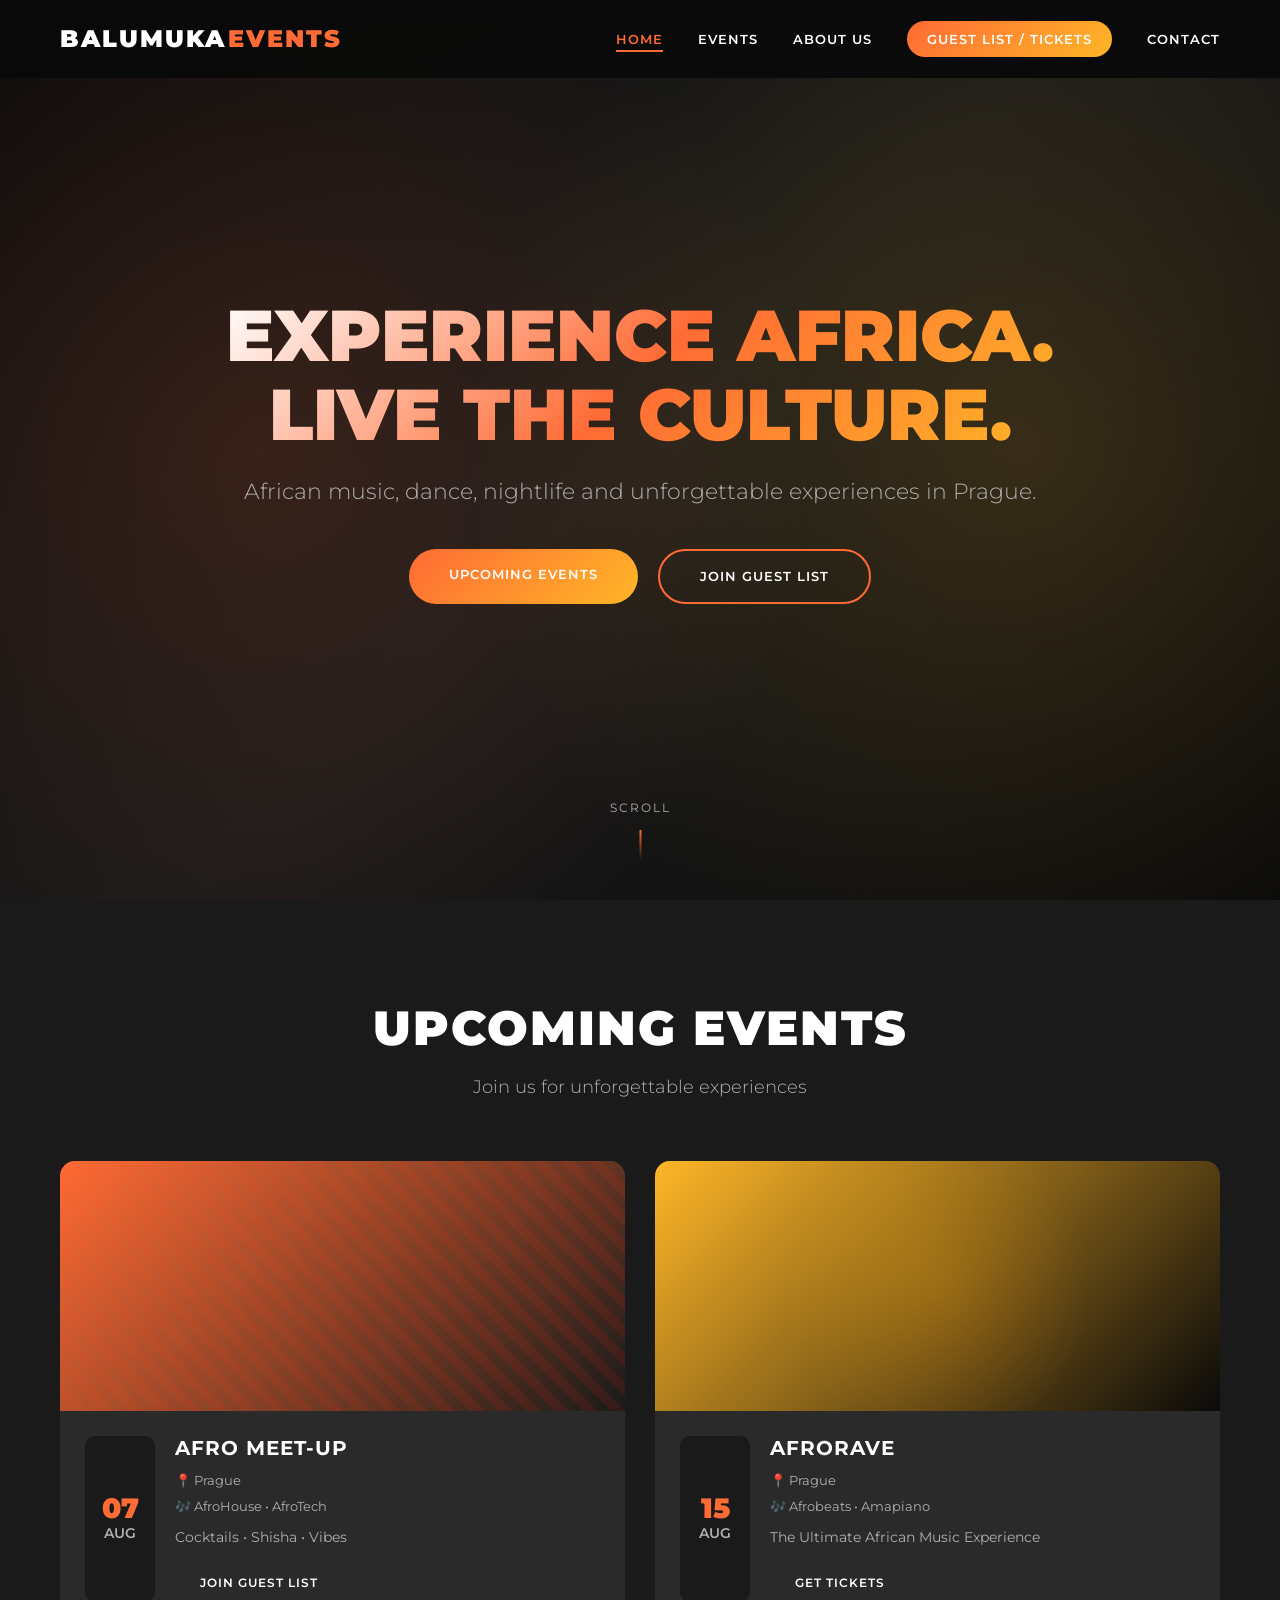
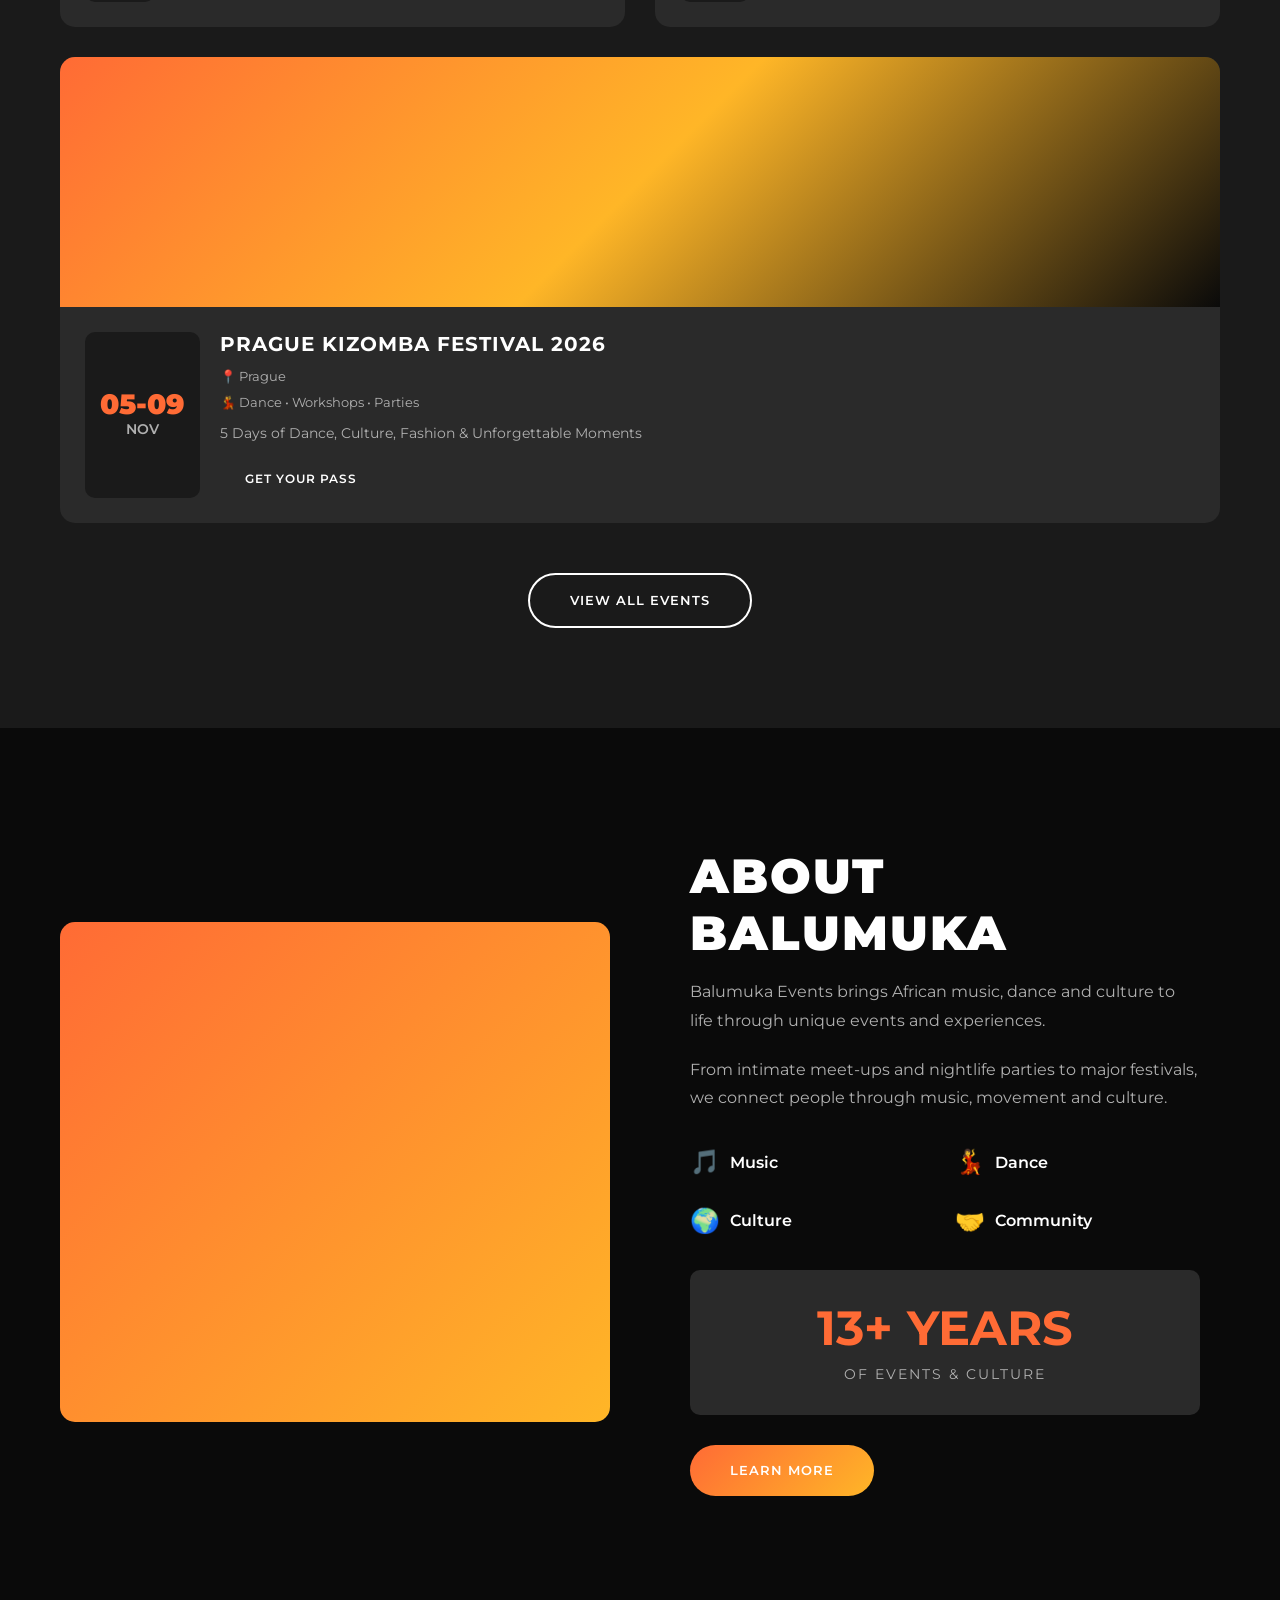
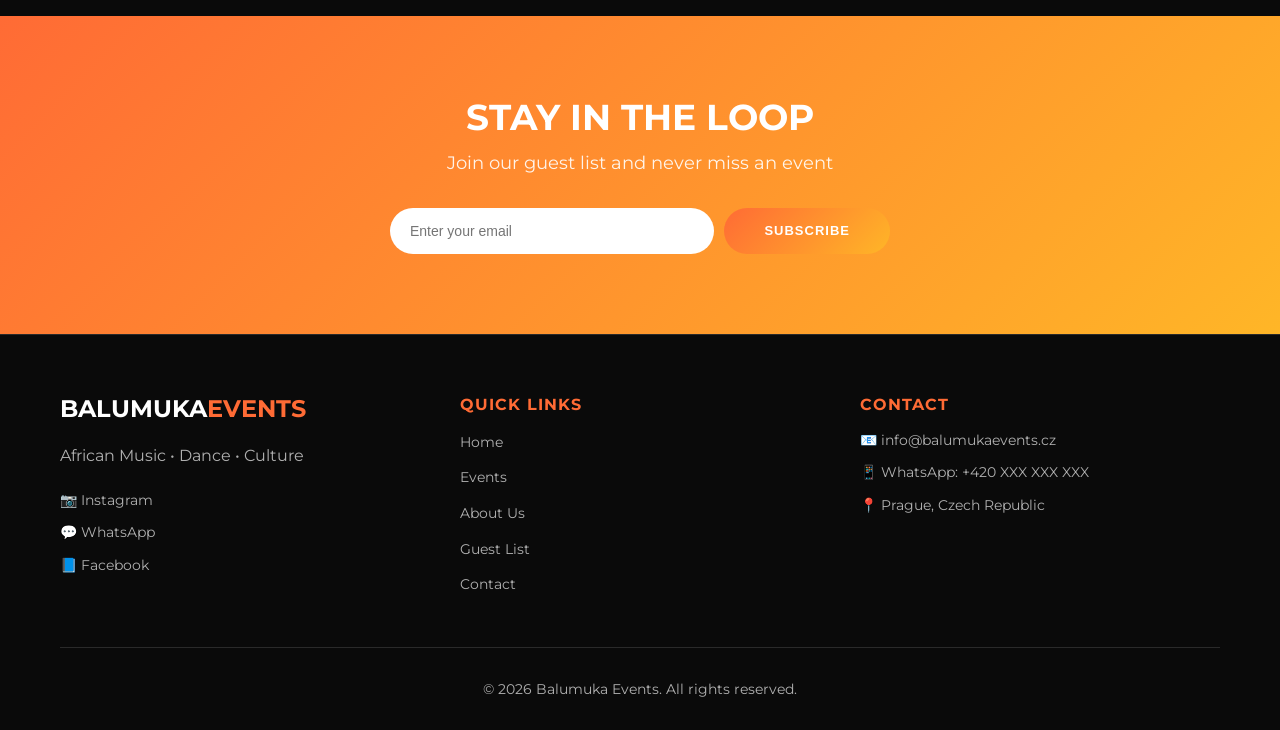
<file: mockup/index.html>
<!DOCTYPE html>
<html lang="en">
<head>
    <meta charset="UTF-8">
    <meta name="viewport" content="width=device-width, initial-scale=1.0">
    <title>BALUMUKA EVENTS - African Music • Dance • Culture</title>
    <link rel="stylesheet" href="styles.css">
    <link rel="preconnect" href="https://fonts.googleapis.com">
    <link rel="preconnect" href="https://fonts.gstatic.com" crossorigin>
    <link href="https://fonts.googleapis.com/css2?family=Montserrat:wght@300;400;600;700;900&family=Playfair+Display:wght@700;900&display=swap" rel="stylesheet">
</head>
<body>
    <!-- Navigation -->
    <nav class="navbar" id="navbar">
        <div class="container nav-container">
            <div class="logo">
                <a href="index.html">BALUMUKA<span class="logo-accent">EVENTS</span></a>
            </div>
            <div class="nav-toggle" id="navToggle">
                <span></span>
                <span></span>
                <span></span>
            </div>
            <ul class="nav-menu" id="navMenu">
                <li><a href="index.html" class="active">HOME</a></li>
                <li><a href="events.html">EVENTS</a></li>
                <li><a href="about.html">ABOUT US</a></li>
                <li><a href="guestlist.html" class="btn-highlight">GUEST LIST / TICKETS</a></li>
                <li><a href="contact.html">CONTACT</a></li>
            </ul>
        </div>
    </nav>

    <!-- Hero Section -->
    <section class="hero">
        <div class="hero-overlay"></div>
        <div class="hero-content">
            <h1 class="hero-title">EXPERIENCE AFRICA.<br>LIVE THE CULTURE.</h1>
            <p class="hero-subtitle">African music, dance, nightlife and unforgettable experiences in Prague.</p>
            <div class="hero-buttons">
                <a href="events.html" class="btn btn-primary">UPCOMING EVENTS</a>
                <a href="guestlist.html" class="btn btn-secondary">JOIN GUEST LIST</a>
            </div>
        </div>
        <div class="scroll-indicator">
            <span>SCROLL</span>
            <div class="scroll-line"></div>
        </div>
    </section>

    <!-- Upcoming Events Section -->
    <section class="upcoming-events">
        <div class="container">
            <div class="section-header">
                <h2 class="section-title">UPCOMING EVENTS</h2>
                <p class="section-subtitle">Join us for unforgettable experiences</p>
            </div>

            <div class="events-grid">
                <!-- Event Card 1 -->
                <div class="event-card" data-aos="fade-up">
                    <div class="event-image">
                        <div class="event-tag">FEATURED</div>
                        <div class="event-image-placeholder afro-meetup"></div>
                    </div>
                    <div class="event-content">
                        <div class="event-date">
                            <span class="date-day">07</span>
                            <span class="date-month">AUG</span>
                        </div>
                        <div class="event-details">
                            <h3 class="event-title">AFRO MEET-UP</h3>
                            <div class="event-info">
                                <span class="event-location">📍 Prague</span>
                                <span class="event-genre">🎶 AfroHouse • AfroTech</span>
                            </div>
                            <p class="event-description">Cocktails • Shisha • Vibes</p>
                            <a href="guestlist.html" class="btn btn-small">JOIN GUEST LIST</a>
                        </div>
                    </div>
                </div>

                <!-- Event Card 2 -->
                <div class="event-card" data-aos="fade-up" data-aos-delay="100">
                    <div class="event-image">
                        <div class="event-tag hot">HOT</div>
                        <div class="event-image-placeholder afrorave"></div>
                    </div>
                    <div class="event-content">
                        <div class="event-date">
                            <span class="date-day">15</span>
                            <span class="date-month">AUG</span>
                        </div>
                        <div class="event-details">
                            <h3 class="event-title">AFRORAVE</h3>
                            <div class="event-info">
                                <span class="event-location">📍 Prague</span>
                                <span class="event-genre">🎶 Afrobeats • Amapiano</span>
                            </div>
                            <p class="event-description">The Ultimate African Music Experience</p>
                            <a href="guestlist.html" class="btn btn-small">GET TICKETS</a>
                        </div>
                    </div>
                </div>

                <!-- Event Card 3 -->
                <div class="event-card featured-large" data-aos="fade-up" data-aos-delay="200">
                    <div class="event-image">
                        <div class="event-tag festival">FESTIVAL</div>
                        <div class="event-image-placeholder kizomba"></div>
                    </div>
                    <div class="event-content">
                        <div class="event-date">
                            <span class="date-day">05-09</span>
                            <span class="date-month">NOV</span>
                        </div>
                        <div class="event-details">
                            <h3 class="event-title">PRAGUE KIZOMBA FESTIVAL 2026</h3>
                            <div class="event-info">
                                <span class="event-location">📍 Prague</span>
                                <span class="event-genre">💃 Dance • Workshops • Parties</span>
                            </div>
                            <p class="event-description">5 Days of Dance, Culture, Fashion & Unforgettable Moments</p>
                            <a href="guestlist.html" class="btn btn-small">GET YOUR PASS</a>
                        </div>
                    </div>
                </div>
            </div>

            <div class="section-footer">
                <a href="events.html" class="btn btn-outline">VIEW ALL EVENTS</a>
            </div>
        </div>
    </section>

    <!-- About Section -->
    <section class="about-preview">
        <div class="container">
            <div class="about-grid">
                <div class="about-image" data-aos="fade-right">
                    <div class="about-image-placeholder"></div>
                </div>
                <div class="about-content" data-aos="fade-left">
                    <h2 class="section-title">ABOUT BALUMUKA</h2>
                    <p class="about-text">
                        Balumuka Events brings African music, dance and culture to life through unique events and experiences.
                    </p>
                    <p class="about-text">
                        From intimate meet-ups and nightlife parties to major festivals, we connect people through music, movement and culture.
                    </p>
                    <div class="about-features">
                        <div class="feature-item">
                            <span class="feature-icon">🎵</span>
                            <span>Music</span>
                        </div>
                        <div class="feature-item">
                            <span class="feature-icon">💃</span>
                            <span>Dance</span>
                        </div>
                        <div class="feature-item">
                            <span class="feature-icon">🌍</span>
                            <span>Culture</span>
                        </div>
                        <div class="feature-item">
                            <span class="feature-icon">🤝</span>
                            <span>Community</span>
                        </div>
                    </div>
                    <div class="about-highlight">
                        <h3>13+ YEARS</h3>
                        <p>OF EVENTS & CULTURE</p>
                    </div>
                    <a href="about.html" class="btn btn-primary">LEARN MORE</a>
                </div>
            </div>
        </div>
    </section>

    <!-- Newsletter Section -->
    <section class="newsletter">
        <div class="container">
            <div class="newsletter-content" data-aos="zoom-in">
                <h2>STAY IN THE LOOP</h2>
                <p>Join our guest list and never miss an event</p>
                <form class="newsletter-form">
                    <input type="email" placeholder="Enter your email" required>
                    <button type="submit" class="btn btn-primary">SUBSCRIBE</button>
                </form>
            </div>
        </div>
    </section>

    <!-- Footer -->
    <footer class="footer">
        <div class="container">
            <div class="footer-grid">
                <div class="footer-section">
                    <h3 class="footer-logo">BALUMUKA<span>EVENTS</span></h3>
                    <p>African Music • Dance • Culture</p>
                    <div class="social-links">
                        <a href="#" class="social-link">📷 Instagram</a>
                        <a href="#" class="social-link">💬 WhatsApp</a>
                        <a href="#" class="social-link">📘 Facebook</a>
                    </div>
                </div>
                <div class="footer-section">
                    <h4>QUICK LINKS</h4>
                    <ul class="footer-links">
                        <li><a href="index.html">Home</a></li>
                        <li><a href="events.html">Events</a></li>
                        <li><a href="about.html">About Us</a></li>
                        <li><a href="guestlist.html">Guest List</a></li>
                        <li><a href="contact.html">Contact</a></li>
                    </ul>
                </div>
                <div class="footer-section">
                    <h4>CONTACT</h4>
                    <ul class="footer-contact">
                        <li>📧 info@balumukaevents.cz</li>
                        <li>📱 WhatsApp: +420 XXX XXX XXX</li>
                        <li>📍 Prague, Czech Republic</li>
                    </ul>
                </div>
            </div>
            <div class="footer-bottom">
                <p>&copy; 2026 Balumuka Events. All rights reserved.</p>
            </div>
        </div>
    </footer>

    <script src="script.js"></script>
</body>
</html>
</file>
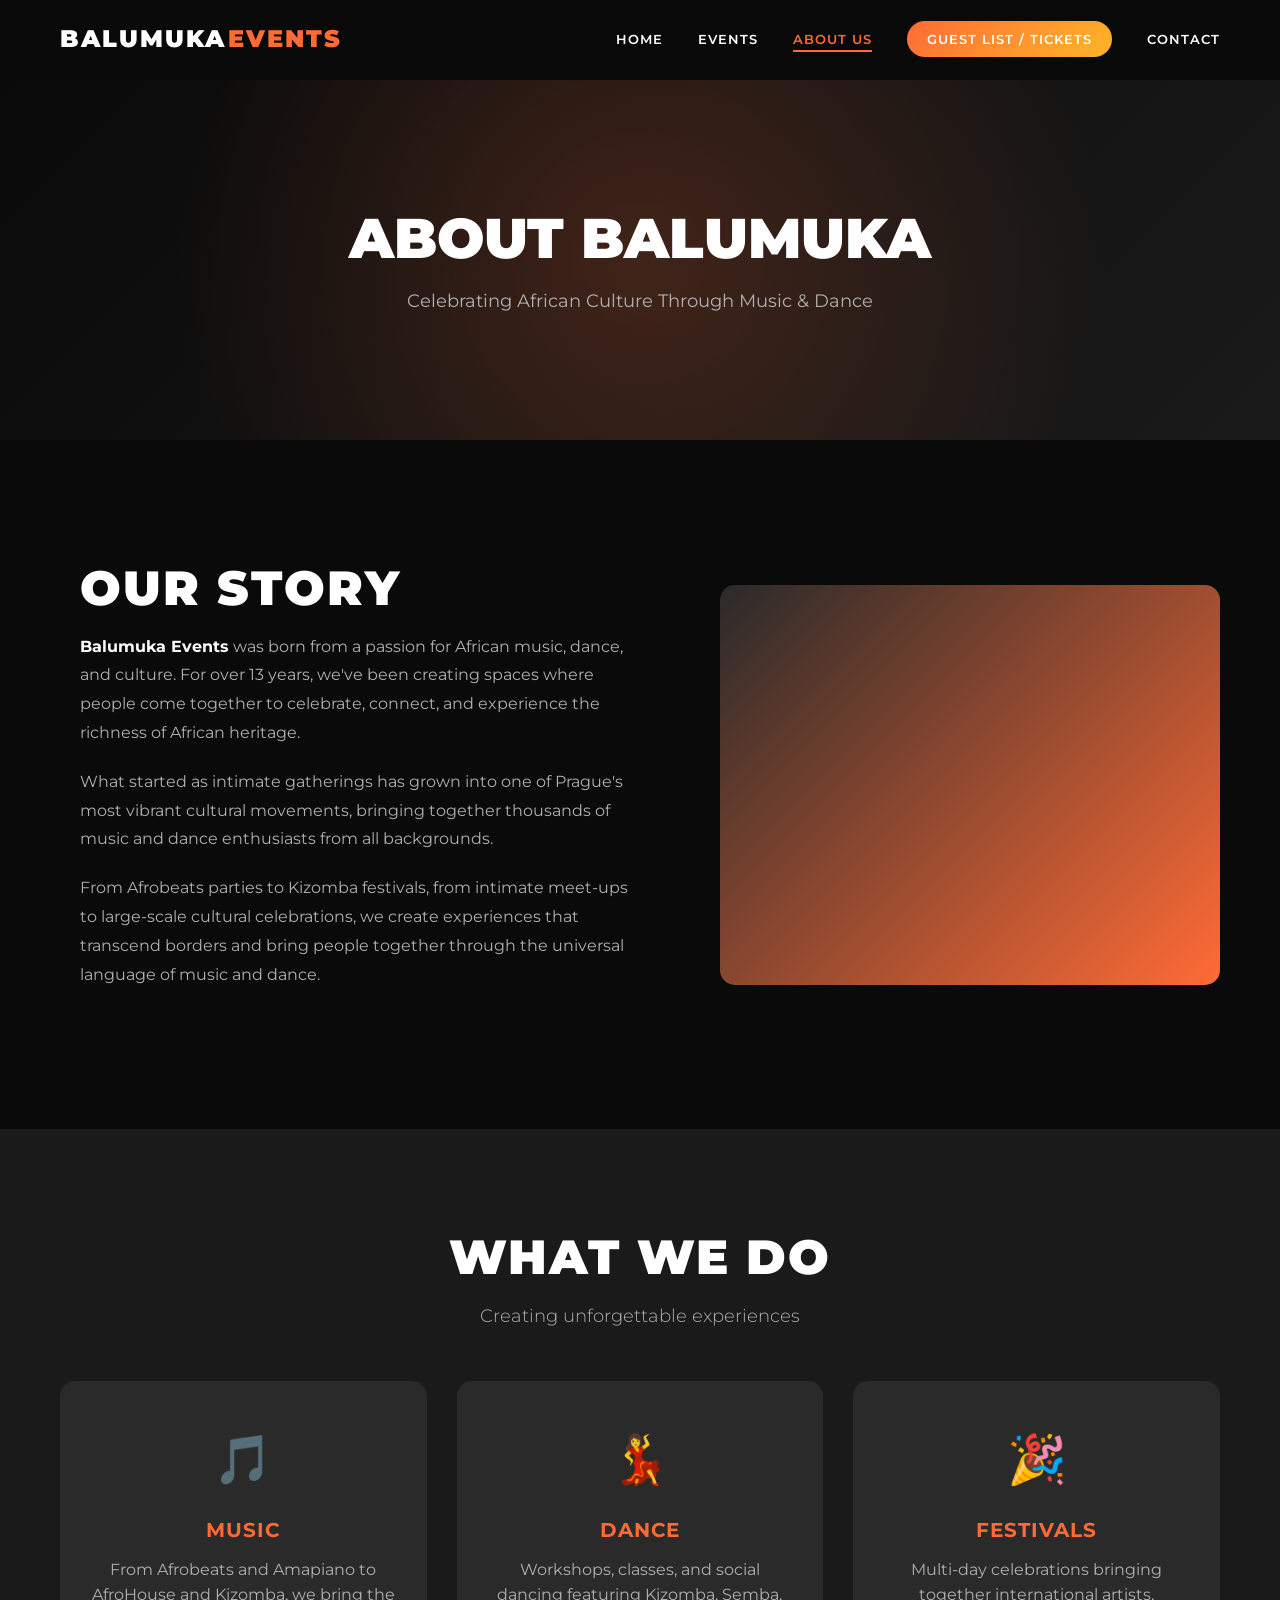
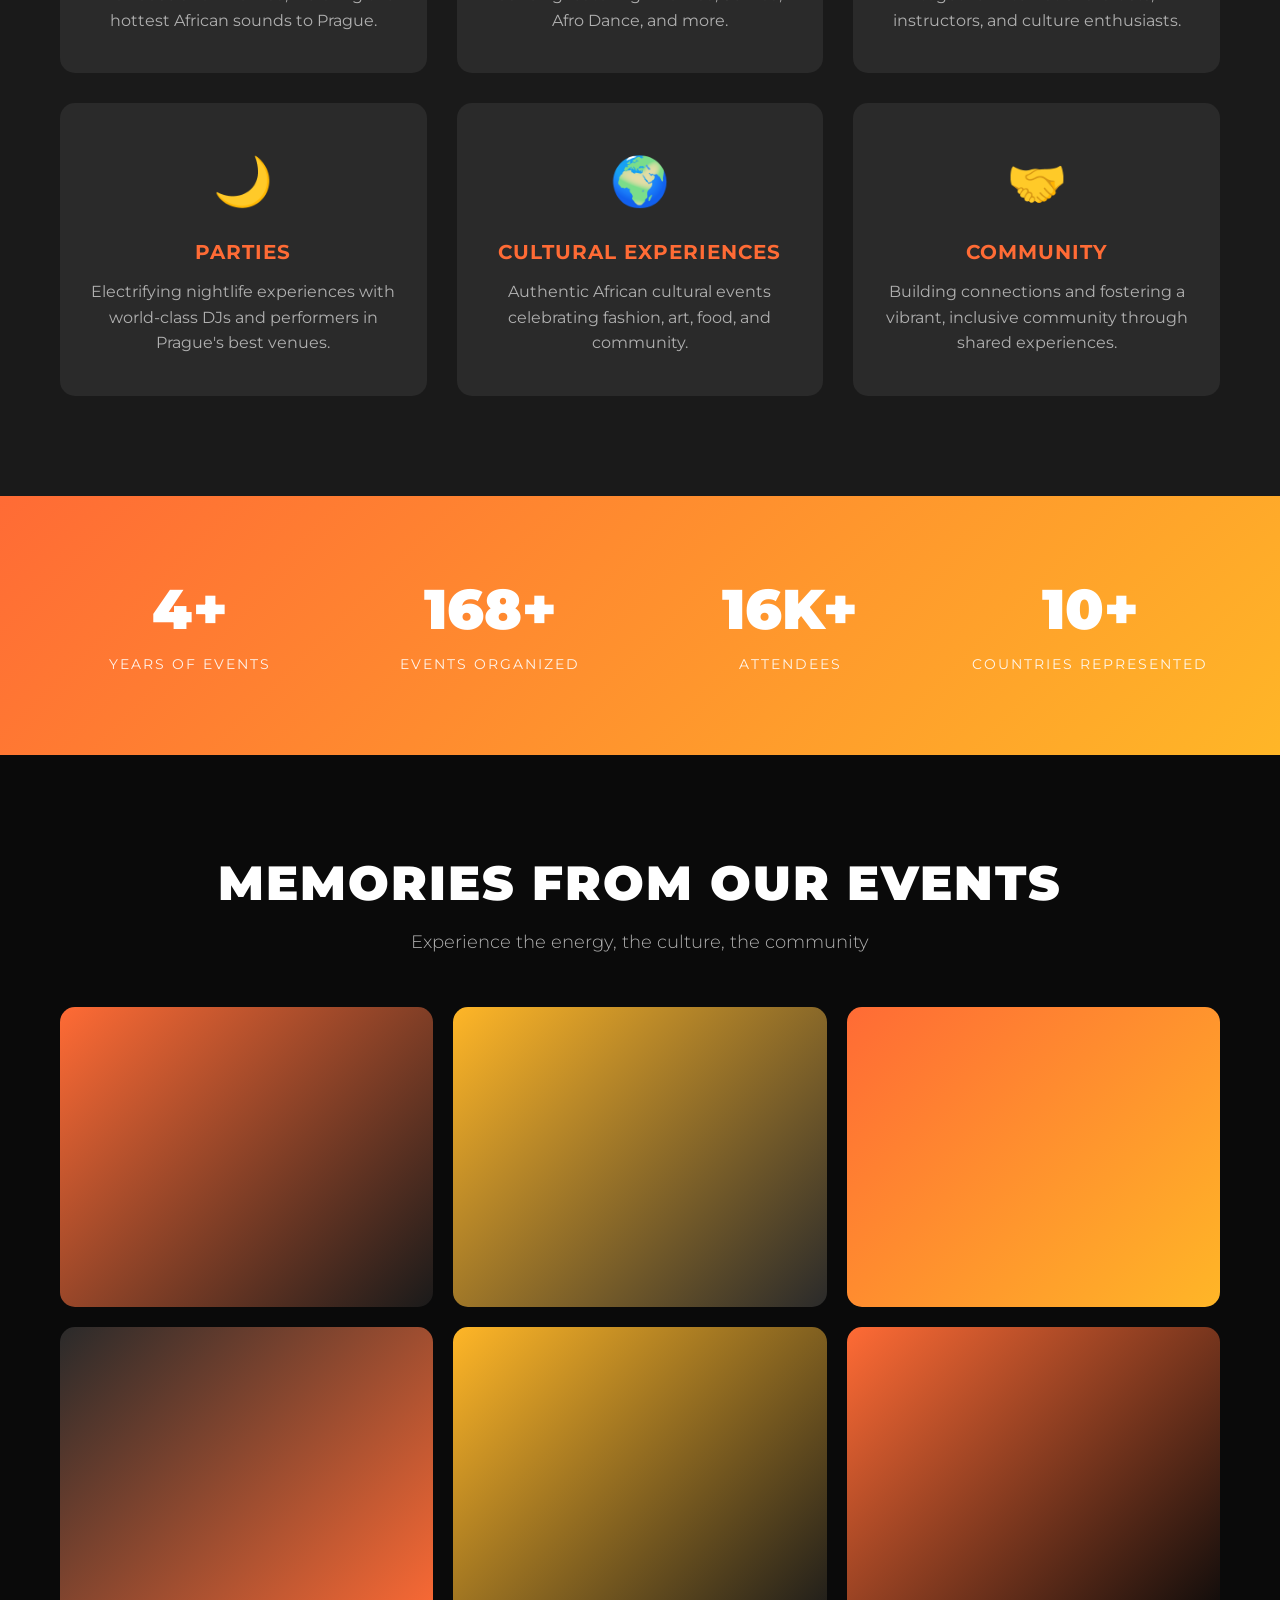
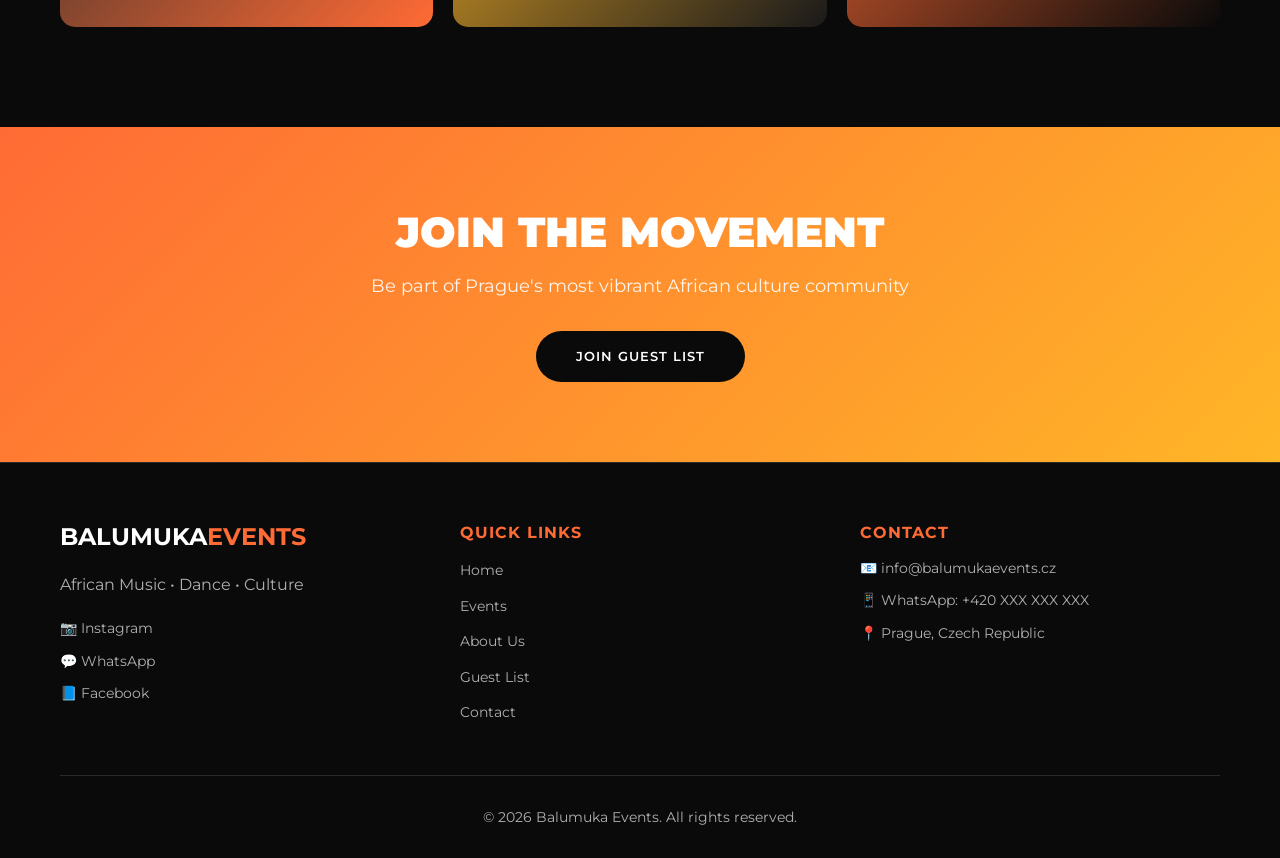
<file: mockup/about.html>
<!DOCTYPE html>
<html lang="en">
<head>
    <meta charset="UTF-8">
    <meta name="viewport" content="width=device-width, initial-scale=1.0">
    <title>About Us - BALUMUKA EVENTS</title>
    <link rel="stylesheet" href="styles.css">
    <link rel="preconnect" href="https://fonts.googleapis.com">
    <link rel="preconnect" href="https://fonts.gstatic.com" crossorigin>
    <link href="https://fonts.googleapis.com/css2?family=Montserrat:wght@300;400;600;700;900&family=Playfair+Display:wght@700;900&display=swap" rel="stylesheet">
</head>
<body>
    <!-- Navigation -->
    <nav class="navbar" id="navbar">
        <div class="container nav-container">
            <div class="logo">
                <a href="index.html">BALUMUKA<span class="logo-accent">EVENTS</span></a>
            </div>
            <div class="nav-toggle" id="navToggle">
                <span></span>
                <span></span>
                <span></span>
            </div>
            <ul class="nav-menu" id="navMenu">
                <li><a href="index.html">HOME</a></li>
                <li><a href="events.html">EVENTS</a></li>
                <li><a href="about.html" class="active">ABOUT US</a></li>
                <li><a href="guestlist.html" class="btn-highlight">GUEST LIST / TICKETS</a></li>
                <li><a href="contact.html">CONTACT</a></li>
            </ul>
        </div>
    </nav>

    <!-- Page Header -->
    <section class="page-header">
        <div class="page-header-overlay"></div>
        <div class="container">
            <h1 class="page-title">ABOUT BALUMUKA</h1>
            <p class="page-subtitle">Celebrating African Culture Through Music & Dance</p>
        </div>
    </section>

    <!-- About Us Section -->
    <section class="story-section">
        <div class="container">
            <div class="story-grid">
                <div class="story-content">
                    <h2 class="section-title">OUR STORY</h2>
                    <p class="story-text">
                        <strong>Balumuka Events</strong> was born from a passion for African music, dance, and culture. 
                        For over 13 years, we've been creating spaces where people come together to celebrate, 
                        connect, and experience the richness of African heritage.
                    </p>
                    <p class="story-text">
                        What started as intimate gatherings has grown into one of Prague's most vibrant 
                        cultural movements, bringing together thousands of music and dance enthusiasts 
                        from all backgrounds.
                    </p>
                    <p class="story-text">
                        From Afrobeats parties to Kizomba festivals, from intimate meet-ups to 
                        large-scale cultural celebrations, we create experiences that transcend borders 
                        and bring people together through the universal language of music and dance.
                    </p>
                </div>
                <div class="story-image">
                    <div class="story-image-placeholder"></div>
                </div>
            </div>
        </div>
    </section>

    <!-- What We Do Section -->
    <section class="what-we-do">
        <div class="container">
            <h2 class="section-title text-center">WHAT WE DO</h2>
            <p class="section-subtitle text-center">Creating unforgettable experiences</p>
            
            <div class="services-grid">
                <div class="service-card" data-aos="fade-up">
                    <div class="service-icon">🎵</div>
                    <h3>MUSIC</h3>
                    <p>From Afrobeats and Amapiano to AfroHouse and Kizomba, we bring the hottest African sounds to Prague.</p>
                </div>
                
                <div class="service-card" data-aos="fade-up" data-aos-delay="100">
                    <div class="service-icon">💃</div>
                    <h3>DANCE</h3>
                    <p>Workshops, classes, and social dancing featuring Kizomba, Semba, Afro Dance, and more.</p>
                </div>
                
                <div class="service-card" data-aos="fade-up" data-aos-delay="200">
                    <div class="service-icon">🎉</div>
                    <h3>FESTIVALS</h3>
                    <p>Multi-day celebrations bringing together international artists, instructors, and culture enthusiasts.</p>
                </div>
                
                <div class="service-card" data-aos="fade-up" data-aos-delay="300">
                    <div class="service-icon">🌙</div>
                    <h3>PARTIES</h3>
                    <p>Electrifying nightlife experiences with world-class DJs and performers in Prague's best venues.</p>
                </div>
                
                <div class="service-card" data-aos="fade-up" data-aos-delay="400">
                    <div class="service-icon">🌍</div>
                    <h3>CULTURAL EXPERIENCES</h3>
                    <p>Authentic African cultural events celebrating fashion, art, food, and community.</p>
                </div>
                
                <div class="service-card" data-aos="fade-up" data-aos-delay="500">
                    <div class="service-icon">🤝</div>
                    <h3>COMMUNITY</h3>
                    <p>Building connections and fostering a vibrant, inclusive community through shared experiences.</p>
                </div>
            </div>
        </div>
    </section>

    <!-- Stats Section -->
    <section class="stats-section">
        <div class="container">
            <div class="stats-grid">
                <div class="stat-item" data-aos="zoom-in">
                    <h3 class="stat-number">13+</h3>
                    <p class="stat-label">YEARS OF EVENTS</p>
                </div>
                <div class="stat-item" data-aos="zoom-in" data-aos-delay="100">
                    <h3 class="stat-number">500+</h3>
                    <p class="stat-label">EVENTS ORGANIZED</p>
                </div>
                <div class="stat-item" data-aos="zoom-in" data-aos-delay="200">
                    <h3 class="stat-number">50K+</h3>
                    <p class="stat-label">ATTENDEES</p>
                </div>
                <div class="stat-item" data-aos="zoom-in" data-aos-delay="300">
                    <h3 class="stat-number">30+</h3>
                    <p class="stat-label">COUNTRIES REPRESENTED</p>
                </div>
            </div>
        </div>
    </section>

    <!-- Gallery Section -->
    <section class="gallery-section">
        <div class="container">
            <h2 class="section-title text-center">MEMORIES FROM OUR EVENTS</h2>
            <p class="section-subtitle text-center">Experience the energy, the culture, the community</p>
            
            <div class="gallery-grid">
                <div class="gallery-item" data-aos="fade-up">
                    <div class="gallery-image-placeholder gallery-1"></div>
                </div>
                <div class="gallery-item" data-aos="fade-up" data-aos-delay="100">
                    <div class="gallery-image-placeholder gallery-2"></div>
                </div>
                <div class="gallery-item" data-aos="fade-up" data-aos-delay="200">
                    <div class="gallery-image-placeholder gallery-3"></div>
                </div>
                <div class="gallery-item" data-aos="fade-up" data-aos-delay="300">
                    <div class="gallery-image-placeholder gallery-4"></div>
                </div>
                <div class="gallery-item" data-aos="fade-up" data-aos-delay="400">
                    <div class="gallery-image-placeholder gallery-5"></div>
                </div>
                <div class="gallery-item" data-aos="fade-up" data-aos-delay="500">
                    <div class="gallery-image-placeholder gallery-6"></div>
                </div>
            </div>
        </div>
    </section>

    <!-- CTA Section -->
    <section class="cta-section">
        <div class="container">
            <div class="cta-content">
                <h2>JOIN THE MOVEMENT</h2>
                <p>Be part of Prague's most vibrant African culture community</p>
                <a href="guestlist.html" class="btn btn-primary">JOIN GUEST LIST</a>
            </div>
        </div>
    </section>

    <!-- Footer -->
    <footer class="footer">
        <div class="container">
            <div class="footer-grid">
                <div class="footer-section">
                    <h3 class="footer-logo">BALUMUKA<span>EVENTS</span></h3>
                    <p>African Music • Dance • Culture</p>
                    <div class="social-links">
                        <a href="#" class="social-link">📷 Instagram</a>
                        <a href="#" class="social-link">💬 WhatsApp</a>
                        <a href="#" class="social-link">📘 Facebook</a>
                    </div>
                </div>
                <div class="footer-section">
                    <h4>QUICK LINKS</h4>
                    <ul class="footer-links">
                        <li><a href="index.html">Home</a></li>
                        <li><a href="events.html">Events</a></li>
                        <li><a href="about.html">About Us</a></li>
                        <li><a href="guestlist.html">Guest List</a></li>
                        <li><a href="contact.html">Contact</a></li>
                    </ul>
                </div>
                <div class="footer-section">
                    <h4>CONTACT</h4>
                    <ul class="footer-contact">
                        <li>📧 info@balumukaevents.cz</li>
                        <li>📱 WhatsApp: +420 XXX XXX XXX</li>
                        <li>📍 Prague, Czech Republic</li>
                    </ul>
                </div>
            </div>
            <div class="footer-bottom">
                <p>&copy; 2026 Balumuka Events. All rights reserved.</p>
            </div>
        </div>
    </footer>

    <script src="script.js"></script>
</body>
</html>
</file>
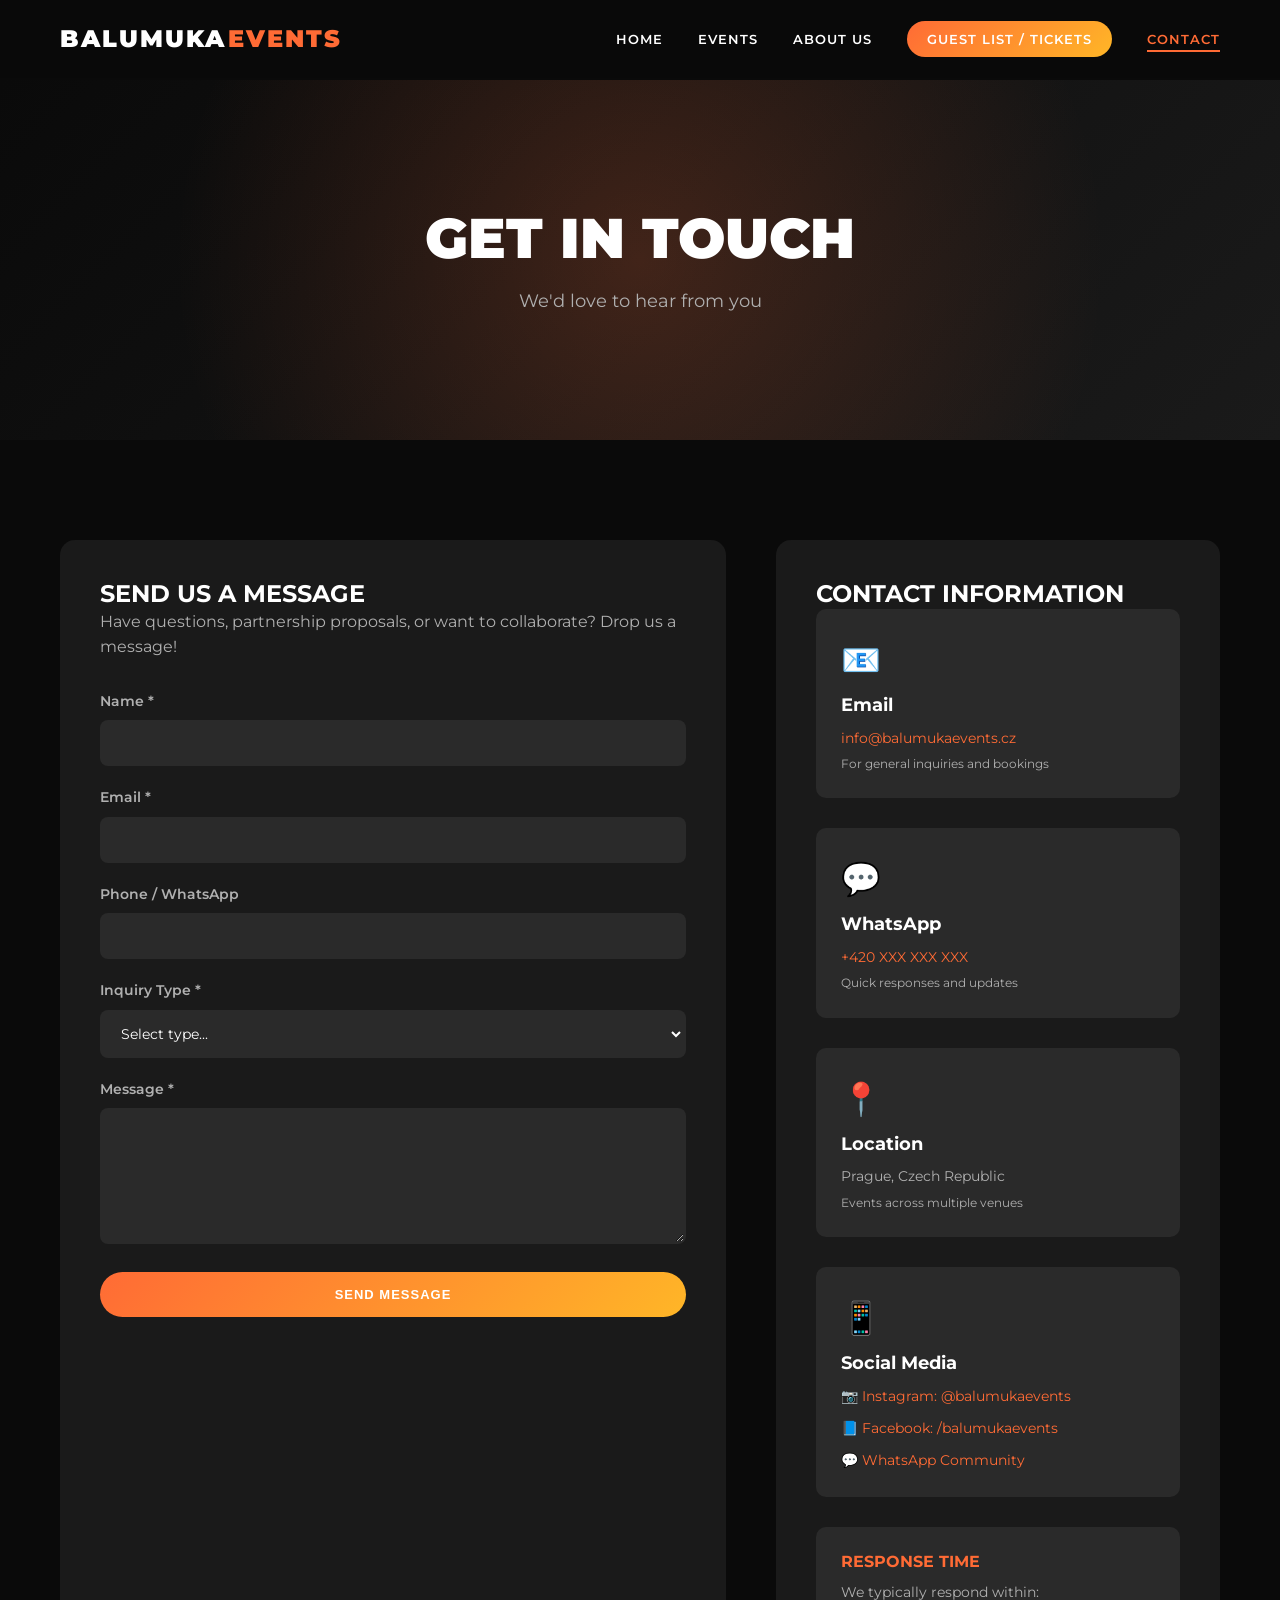
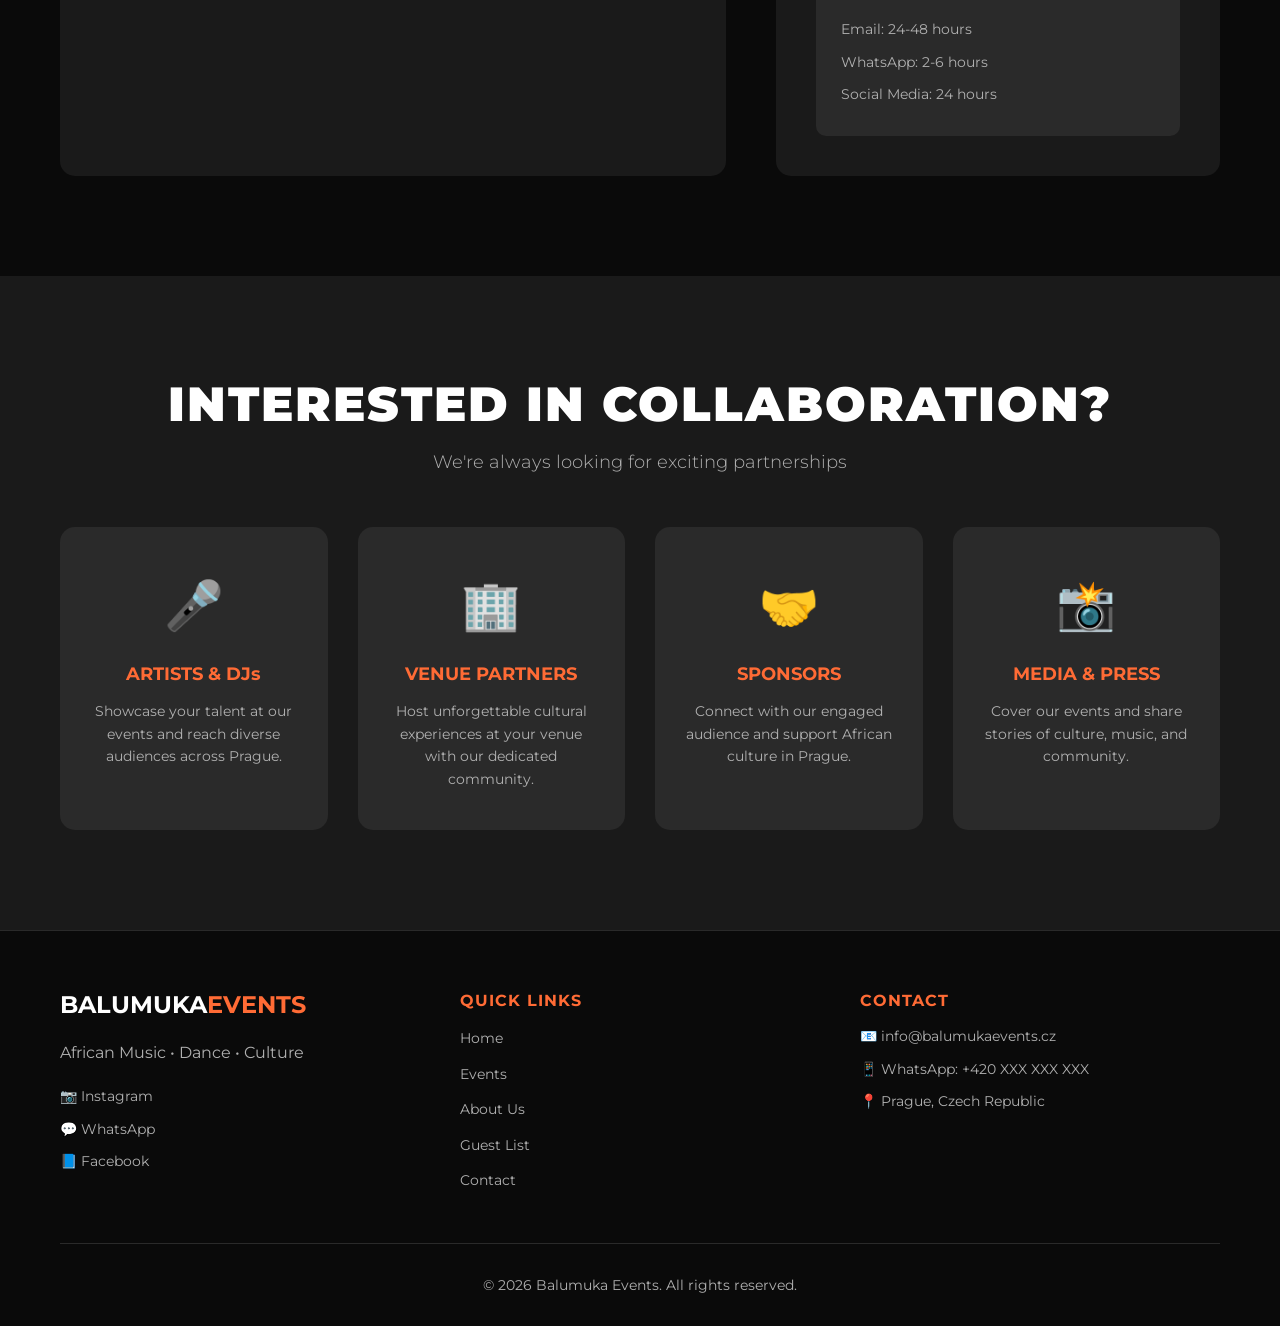
<file: mockup/contact.html>
<!DOCTYPE html>
<html lang="en">
<head>
    <meta charset="UTF-8">
    <meta name="viewport" content="width=device-width, initial-scale=1.0">
    <title>Contact - BALUMUKA EVENTS</title>
    <link rel="stylesheet" href="styles.css">
    <link rel="preconnect" href="https://fonts.googleapis.com">
    <link rel="preconnect" href="https://fonts.gstatic.com" crossorigin>
    <link href="https://fonts.googleapis.com/css2?family=Montserrat:wght@300;400;600;700;900&family=Playfair+Display:wght@700;900&display=swap" rel="stylesheet">
</head>
<body>
    <!-- Navigation -->
    <nav class="navbar" id="navbar">
        <div class="container nav-container">
            <div class="logo">
                <a href="index.html">BALUMUKA<span class="logo-accent">EVENTS</span></a>
            </div>
            <div class="nav-toggle" id="navToggle">
                <span></span>
                <span></span>
                <span></span>
            </div>
            <ul class="nav-menu" id="navMenu">
                <li><a href="index.html">HOME</a></li>
                <li><a href="events.html">EVENTS</a></li>
                <li><a href="about.html">ABOUT US</a></li>
                <li><a href="guestlist.html" class="btn-highlight">GUEST LIST / TICKETS</a></li>
                <li><a href="contact.html" class="active">CONTACT</a></li>
            </ul>
        </div>
    </nav>

    <!-- Page Header -->
    <section class="page-header">
        <div class="page-header-overlay"></div>
        <div class="container">
            <h1 class="page-title">GET IN TOUCH</h1>
            <p class="page-subtitle">We'd love to hear from you</p>
        </div>
    </section>

    <!-- Contact Section -->
    <section class="contact-section">
        <div class="container">
            <div class="contact-grid">
                <!-- Contact Form -->
                <div class="contact-form-container">
                    <h2>SEND US A MESSAGE</h2>
                    <p class="contact-intro">Have questions, partnership proposals, or want to collaborate? Drop us a message!</p>
                    
                    <form class="contact-form" id="contactForm">
                        <div class="form-group">
                            <label for="name">Name *</label>
                            <input type="text" id="name" name="name" required>
                        </div>
                        
                        <div class="form-group">
                            <label for="contact-email">Email *</label>
                            <input type="email" id="contact-email" name="email" required>
                        </div>
                        
                        <div class="form-group">
                            <label for="contact-phone">Phone / WhatsApp</label>
                            <input type="tel" id="contact-phone" name="phone">
                        </div>
                        
                        <div class="form-group">
                            <label for="inquiry-type">Inquiry Type *</label>
                            <select id="inquiry-type" name="inquiry-type" required>
                                <option value="">Select type...</option>
                                <option value="general">General Inquiry</option>
                                <option value="partnership">Partnership / Collaboration</option>
                                <option value="artist">Artist / Performer Inquiry</option>
                                <option value="sponsorship">Sponsorship Opportunity</option>
                                <option value="venue">Venue Partnership</option>
                                <option value="media">Media / Press</option>
                                <option value="other">Other</option>
                            </select>
                        </div>
                        
                        <div class="form-group">
                            <label for="message">Message *</label>
                            <textarea id="message" name="message" rows="6" required></textarea>
                        </div>
                        
                        <button type="submit" class="btn btn-primary btn-full">SEND MESSAGE</button>
                    </form>
                    
                    <div class="form-success" id="contactSuccess" style="display: none;">
                        <div class="success-icon">✓</div>
                        <h3>MESSAGE SENT!</h3>
                        <p>Thank you for reaching out. We'll get back to you within 24-48 hours.</p>
                    </div>
                </div>
                
                <!-- Contact Information -->
                <div class="contact-info-container">
                    <h2>CONTACT INFORMATION</h2>
                    
                    <div class="contact-info-card">
                        <div class="contact-info-icon">📧</div>
                        <h3>Email</h3>
                        <p><a href="mailto:info@balumukaevents.cz">info@balumukaevents.cz</a></p>
                        <p class="contact-note">For general inquiries and bookings</p>
                    </div>
                    
                    <div class="contact-info-card">
                        <div class="contact-info-icon">💬</div>
                        <h3>WhatsApp</h3>
                        <p><a href="https://wa.me/420XXXXXXXXX">+420 XXX XXX XXX</a></p>
                        <p class="contact-note">Quick responses and updates</p>
                    </div>
                    
                    <div class="contact-info-card">
                        <div class="contact-info-icon">📍</div>
                        <h3>Location</h3>
                        <p>Prague, Czech Republic</p>
                        <p class="contact-note">Events across multiple venues</p>
                    </div>
                    
                    <div class="contact-info-card">
                        <div class="contact-info-icon">📱</div>
                        <h3>Social Media</h3>
                        <div class="social-links-vertical">
                            <a href="#" class="social-link-item">📷 Instagram: @balumukaevents</a>
                            <a href="#" class="social-link-item">📘 Facebook: /balumukaevents</a>
                            <a href="#" class="social-link-item">💬 WhatsApp Community</a>
                        </div>
                    </div>
                    
                    <div class="contact-hours">
                        <h3>RESPONSE TIME</h3>
                        <p>We typically respond within:</p>
                        <ul>
                            <li>Email: 24-48 hours</li>
                            <li>WhatsApp: 2-6 hours</li>
                            <li>Social Media: 24 hours</li>
                        </ul>
                    </div>
                </div>
            </div>
        </div>
    </section>

    <!-- Partnership Section -->
    <section class="partnership-section">
        <div class="container">
            <h2 class="section-title text-center">INTERESTED IN COLLABORATION?</h2>
            <p class="section-subtitle text-center">We're always looking for exciting partnerships</p>
            
            <div class="partnership-grid">
                <div class="partnership-card">
                    <div class="partnership-icon">🎤</div>
                    <h3>ARTISTS & DJs</h3>
                    <p>Showcase your talent at our events and reach diverse audiences across Prague.</p>
                </div>
                
                <div class="partnership-card">
                    <div class="partnership-icon">🏢</div>
                    <h3>VENUE PARTNERS</h3>
                    <p>Host unforgettable cultural experiences at your venue with our dedicated community.</p>
                </div>
                
                <div class="partnership-card">
                    <div class="partnership-icon">🤝</div>
                    <h3>SPONSORS</h3>
                    <p>Connect with our engaged audience and support African culture in Prague.</p>
                </div>
                
                <div class="partnership-card">
                    <div class="partnership-icon">📸</div>
                    <h3>MEDIA & PRESS</h3>
                    <p>Cover our events and share stories of culture, music, and community.</p>
                </div>
            </div>
        </div>
    </section>

    <!-- Footer -->
    <footer class="footer">
        <div class="container">
            <div class="footer-grid">
                <div class="footer-section">
                    <h3 class="footer-logo">BALUMUKA<span>EVENTS</span></h3>
                    <p>African Music • Dance • Culture</p>
                    <div class="social-links">
                        <a href="#" class="social-link">📷 Instagram</a>
                        <a href="#" class="social-link">💬 WhatsApp</a>
                        <a href="#" class="social-link">📘 Facebook</a>
                    </div>
                </div>
                <div class="footer-section">
                    <h4>QUICK LINKS</h4>
                    <ul class="footer-links">
                        <li><a href="index.html">Home</a></li>
                        <li><a href="events.html">Events</a></li>
                        <li><a href="about.html">About Us</a></li>
                        <li><a href="guestlist.html">Guest List</a></li>
                        <li><a href="contact.html">Contact</a></li>
                    </ul>
                </div>
                <div class="footer-section">
                    <h4>CONTACT</h4>
                    <ul class="footer-contact">
                        <li>📧 info@balumukaevents.cz</li>
                        <li>📱 WhatsApp: +420 XXX XXX XXX</li>
                        <li>📍 Prague, Czech Republic</li>
                    </ul>
                </div>
            </div>
            <div class="footer-bottom">
                <p>&copy; 2026 Balumuka Events. All rights reserved.</p>
            </div>
        </div>
    </footer>

    <script src="script.js"></script>
</body>
</html>
</file>
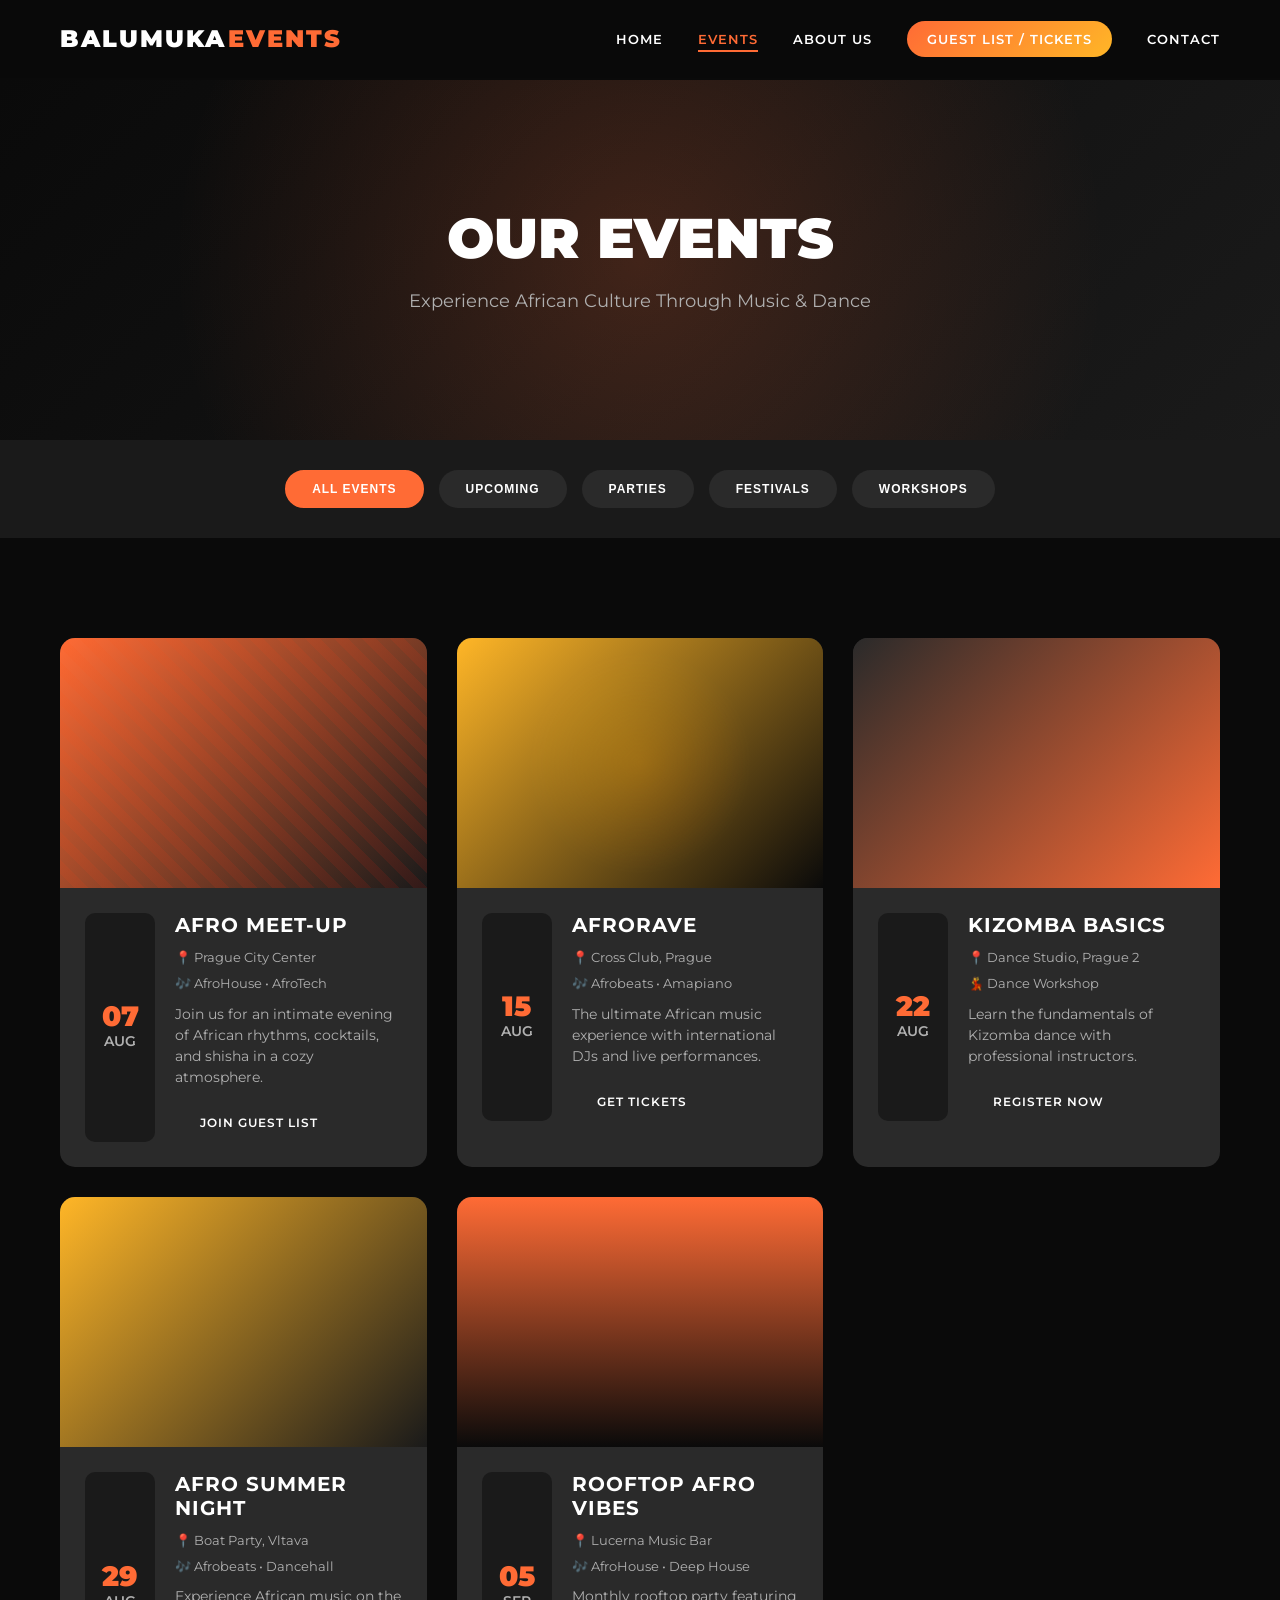
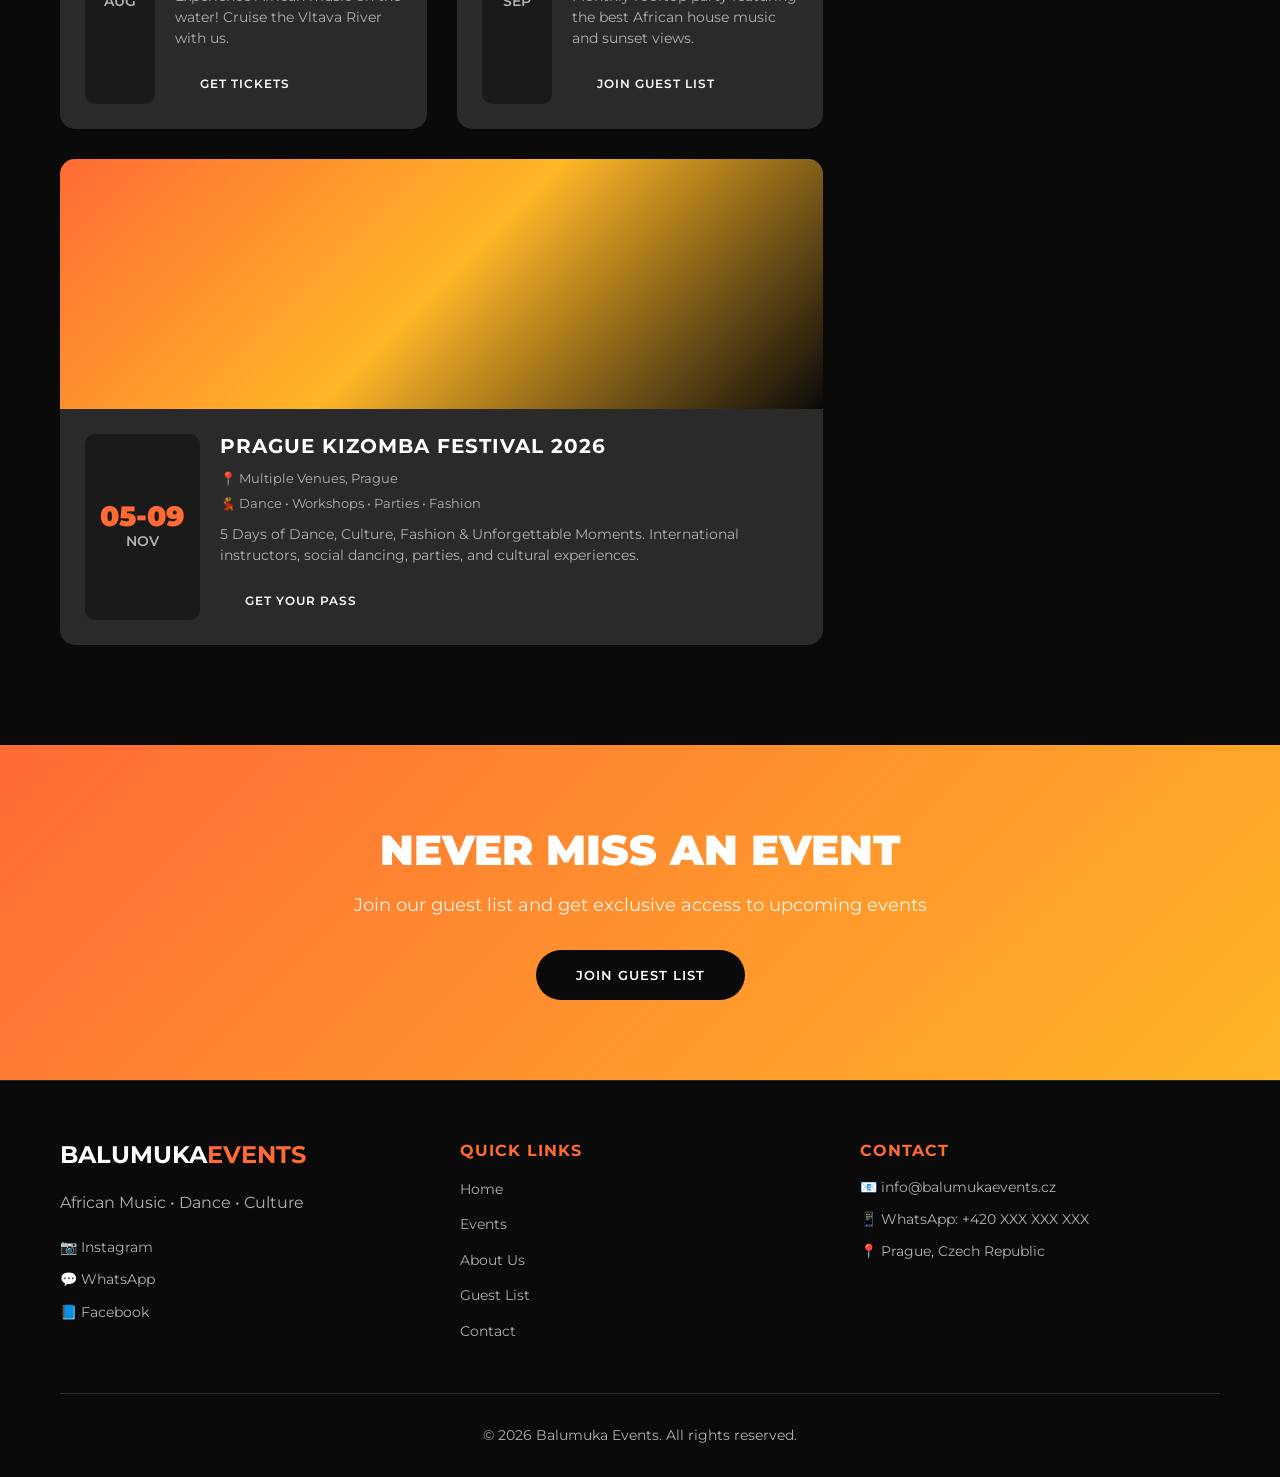
<file: mockup/events.html>
<!DOCTYPE html>
<html lang="en">
<head>
    <meta charset="UTF-8">
    <meta name="viewport" content="width=device-width, initial-scale=1.0">
    <title>Events - BALUMUKA EVENTS</title>
    <link rel="stylesheet" href="styles.css">
    <link rel="preconnect" href="https://fonts.googleapis.com">
    <link rel="preconnect" href="https://fonts.gstatic.com" crossorigin>
    <link href="https://fonts.googleapis.com/css2?family=Montserrat:wght@300;400;600;700;900&family=Playfair+Display:wght@700;900&display=swap" rel="stylesheet">
</head>
<body>
    <!-- Navigation -->
    <nav class="navbar" id="navbar">
        <div class="container nav-container">
            <div class="logo">
                <a href="index.html">BALUMUKA<span class="logo-accent">EVENTS</span></a>
            </div>
            <div class="nav-toggle" id="navToggle">
                <span></span>
                <span></span>
                <span></span>
            </div>
            <ul class="nav-menu" id="navMenu">
                <li><a href="index.html">HOME</a></li>
                <li><a href="events.html" class="active">EVENTS</a></li>
                <li><a href="about.html">ABOUT US</a></li>
                <li><a href="guestlist.html" class="btn-highlight">GUEST LIST / TICKETS</a></li>
                <li><a href="contact.html">CONTACT</a></li>
            </ul>
        </div>
    </nav>

    <!-- Page Header -->
    <section class="page-header">
        <div class="page-header-overlay"></div>
        <div class="container">
            <h1 class="page-title">OUR EVENTS</h1>
            <p class="page-subtitle">Experience African Culture Through Music & Dance</p>
        </div>
    </section>

    <!-- Events Filter -->
    <section class="events-filter">
        <div class="container">
            <div class="filter-buttons">
                <button class="filter-btn active" data-filter="all">ALL EVENTS</button>
                <button class="filter-btn" data-filter="upcoming">UPCOMING</button>
                <button class="filter-btn" data-filter="parties">PARTIES</button>
                <button class="filter-btn" data-filter="festivals">FESTIVALS</button>
                <button class="filter-btn" data-filter="workshops">WORKSHOPS</button>
            </div>
        </div>
    </section>

    <!-- Events Grid -->
    <section class="events-listing">
        <div class="container">
            <div class="events-grid">
                <!-- Event 1 -->
                <div class="event-card" data-category="upcoming parties">
                    <div class="event-image">
                        <div class="event-tag">FEATURED</div>
                        <div class="event-image-placeholder afro-meetup"></div>
                    </div>
                    <div class="event-content">
                        <div class="event-date">
                            <span class="date-day">07</span>
                            <span class="date-month">AUG</span>
                        </div>
                        <div class="event-details">
                            <h3 class="event-title">AFRO MEET-UP</h3>
                            <div class="event-info">
                                <span class="event-location">📍 Prague City Center</span>
                                <span class="event-genre">🎶 AfroHouse • AfroTech</span>
                            </div>
                            <p class="event-description">Join us for an intimate evening of African rhythms, cocktails, and shisha in a cozy atmosphere.</p>
                            <a href="guestlist.html" class="btn btn-small">JOIN GUEST LIST</a>
                        </div>
                    </div>
                </div>

                <!-- Event 2 -->
                <div class="event-card" data-category="upcoming parties">
                    <div class="event-image">
                        <div class="event-tag hot">HOT</div>
                        <div class="event-image-placeholder afrorave"></div>
                    </div>
                    <div class="event-content">
                        <div class="event-date">
                            <span class="date-day">15</span>
                            <span class="date-month">AUG</span>
                        </div>
                        <div class="event-details">
                            <h3 class="event-title">AFRORAVE</h3>
                            <div class="event-info">
                                <span class="event-location">📍 Cross Club, Prague</span>
                                <span class="event-genre">🎶 Afrobeats • Amapiano</span>
                            </div>
                            <p class="event-description">The ultimate African music experience with international DJs and live performances.</p>
                            <a href="guestlist.html" class="btn btn-small">GET TICKETS</a>
                        </div>
                    </div>
                </div>

                <!-- Event 3 -->
                <div class="event-card" data-category="upcoming workshops">
                    <div class="event-image">
                        <div class="event-tag">WORKSHOP</div>
                        <div class="event-image-placeholder workshop"></div>
                    </div>
                    <div class="event-content">
                        <div class="event-date">
                            <span class="date-day">22</span>
                            <span class="date-month">AUG</span>
                        </div>
                        <div class="event-details">
                            <h3 class="event-title">KIZOMBA BASICS</h3>
                            <div class="event-info">
                                <span class="event-location">📍 Dance Studio, Prague 2</span>
                                <span class="event-genre">💃 Dance Workshop</span>
                            </div>
                            <p class="event-description">Learn the fundamentals of Kizomba dance with professional instructors.</p>
                            <a href="guestlist.html" class="btn btn-small">REGISTER NOW</a>
                        </div>
                    </div>
                </div>

                <!-- Event 4 -->
                <div class="event-card" data-category="upcoming parties">
                    <div class="event-image">
                        <div class="event-tag">NEW</div>
                        <div class="event-image-placeholder party"></div>
                    </div>
                    <div class="event-content">
                        <div class="event-date">
                            <span class="date-day">29</span>
                            <span class="date-month">AUG</span>
                        </div>
                        <div class="event-details">
                            <h3 class="event-title">AFRO SUMMER NIGHT</h3>
                            <div class="event-info">
                                <span class="event-location">📍 Boat Party, Vltava</span>
                                <span class="event-genre">🎶 Afrobeats • Dancehall</span>
                            </div>
                            <p class="event-description">Experience African music on the water! Cruise the Vltava River with us.</p>
                            <a href="guestlist.html" class="btn btn-small">GET TICKETS</a>
                        </div>
                    </div>
                </div>

                <!-- Event 5 -->
                <div class="event-card" data-category="upcoming parties">
                    <div class="event-image">
                        <div class="event-tag">MONTHLY</div>
                        <div class="event-image-placeholder rooftop"></div>
                    </div>
                    <div class="event-content">
                        <div class="event-date">
                            <span class="date-day">05</span>
                            <span class="date-month">SEP</span>
                        </div>
                        <div class="event-details">
                            <h3 class="event-title">ROOFTOP AFRO VIBES</h3>
                            <div class="event-info">
                                <span class="event-location">📍 Lucerna Music Bar</span>
                                <span class="event-genre">🎶 AfroHouse • Deep House</span>
                            </div>
                            <p class="event-description">Monthly rooftop party featuring the best African house music and sunset views.</p>
                            <a href="guestlist.html" class="btn btn-small">JOIN GUEST LIST</a>
                        </div>
                    </div>
                </div>

                <!-- Event 6 -->
                <div class="event-card featured-large" data-category="upcoming festivals">
                    <div class="event-image">
                        <div class="event-tag festival">FESTIVAL</div>
                        <div class="event-image-placeholder kizomba"></div>
                    </div>
                    <div class="event-content">
                        <div class="event-date">
                            <span class="date-day">05-09</span>
                            <span class="date-month">NOV</span>
                        </div>
                        <div class="event-details">
                            <h3 class="event-title">PRAGUE KIZOMBA FESTIVAL 2026</h3>
                            <div class="event-info">
                                <span class="event-location">📍 Multiple Venues, Prague</span>
                                <span class="event-genre">💃 Dance • Workshops • Parties • Fashion</span>
                            </div>
                            <p class="event-description">5 Days of Dance, Culture, Fashion & Unforgettable Moments. International instructors, social dancing, parties, and cultural experiences.</p>
                            <a href="guestlist.html" class="btn btn-small">GET YOUR PASS</a>
                        </div>
                    </div>
                </div>
            </div>
        </div>
    </section>

    <!-- CTA Section -->
    <section class="cta-section">
        <div class="container">
            <div class="cta-content">
                <h2>NEVER MISS AN EVENT</h2>
                <p>Join our guest list and get exclusive access to upcoming events</p>
                <a href="guestlist.html" class="btn btn-primary">JOIN GUEST LIST</a>
            </div>
        </div>
    </section>

    <!-- Footer -->
    <footer class="footer">
        <div class="container">
            <div class="footer-grid">
                <div class="footer-section">
                    <h3 class="footer-logo">BALUMUKA<span>EVENTS</span></h3>
                    <p>African Music • Dance • Culture</p>
                    <div class="social-links">
                        <a href="#" class="social-link">📷 Instagram</a>
                        <a href="#" class="social-link">💬 WhatsApp</a>
                        <a href="#" class="social-link">📘 Facebook</a>
                    </div>
                </div>
                <div class="footer-section">
                    <h4>QUICK LINKS</h4>
                    <ul class="footer-links">
                        <li><a href="index.html">Home</a></li>
                        <li><a href="events.html">Events</a></li>
                        <li><a href="about.html">About Us</a></li>
                        <li><a href="guestlist.html">Guest List</a></li>
                        <li><a href="contact.html">Contact</a></li>
                    </ul>
                </div>
                <div class="footer-section">
                    <h4>CONTACT</h4>
                    <ul class="footer-contact">
                        <li>📧 info@balumukaevents.cz</li>
                        <li>📱 WhatsApp: +420 XXX XXX XXX</li>
                        <li>📍 Prague, Czech Republic</li>
                    </ul>
                </div>
            </div>
            <div class="footer-bottom">
                <p>&copy; 2026 Balumuka Events. All rights reserved.</p>
            </div>
        </div>
    </footer>

    <script src="script.js"></script>
</body>
</html>
</file>
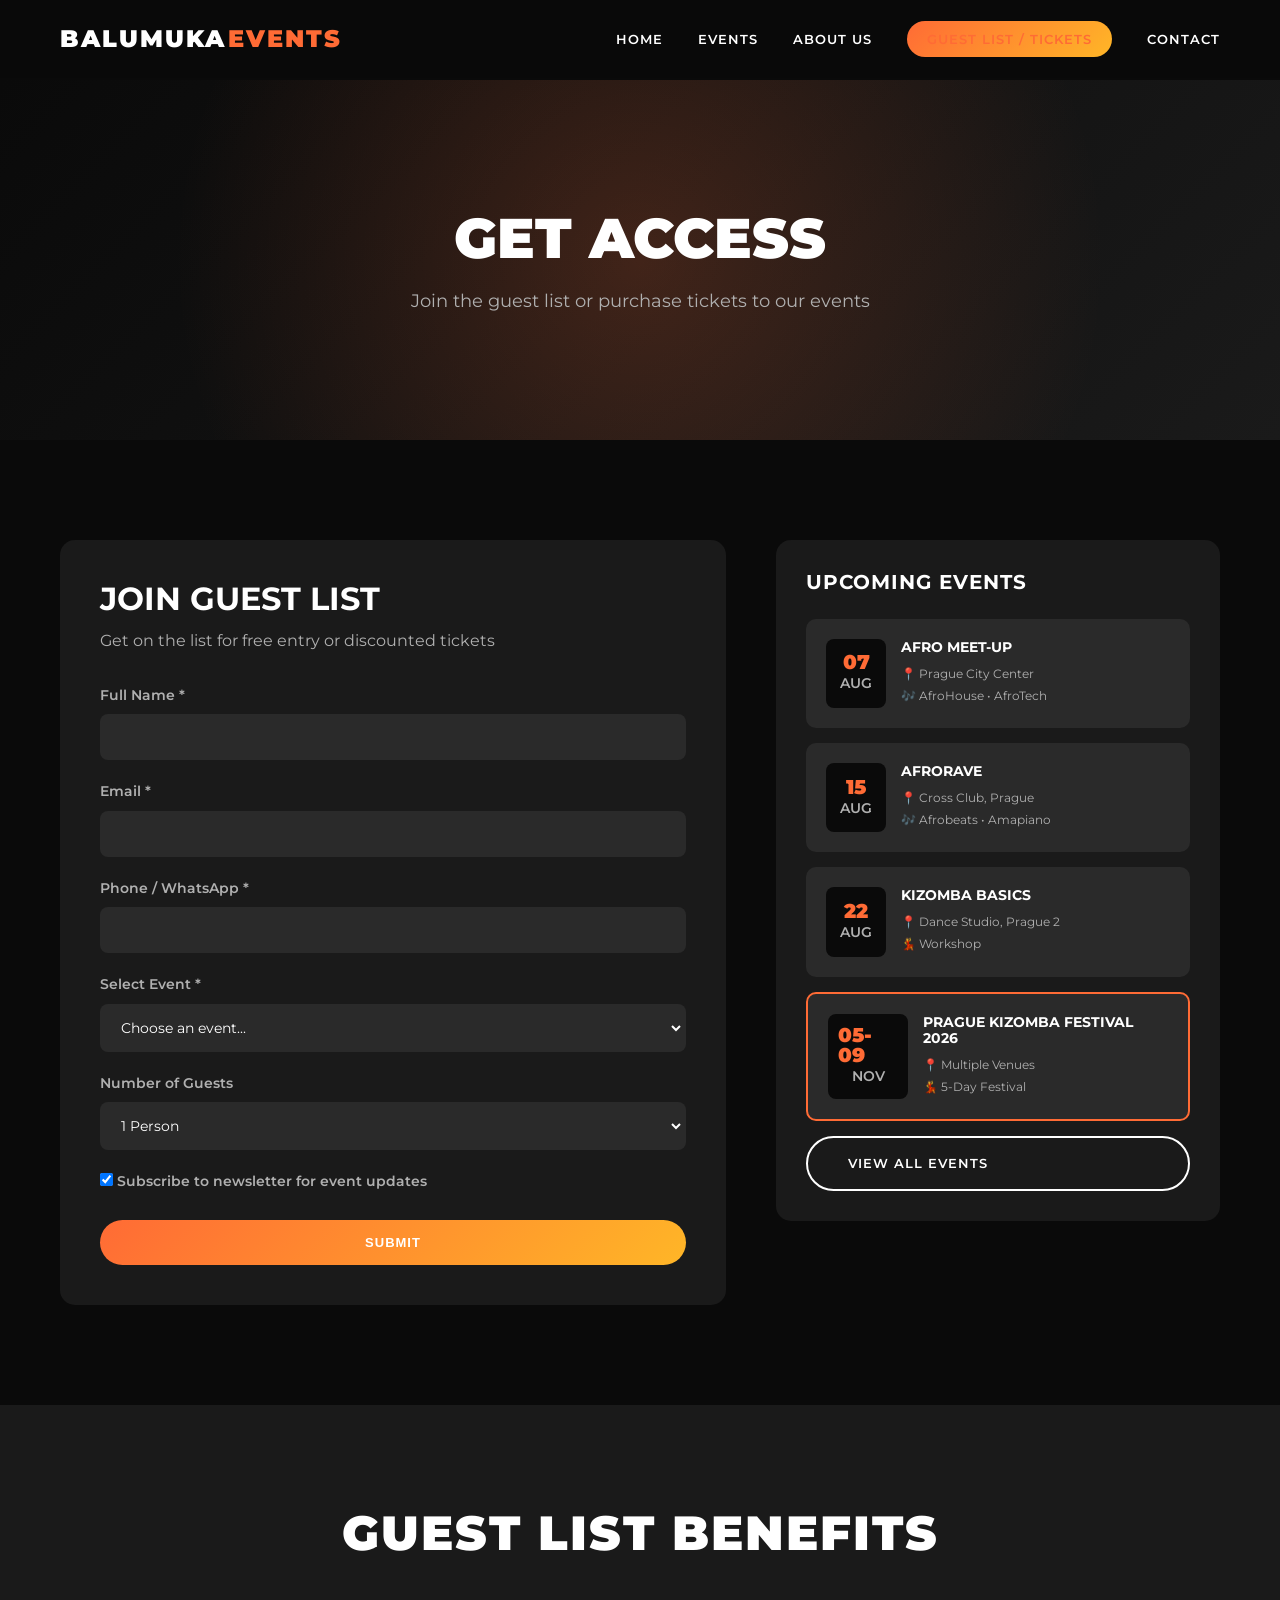
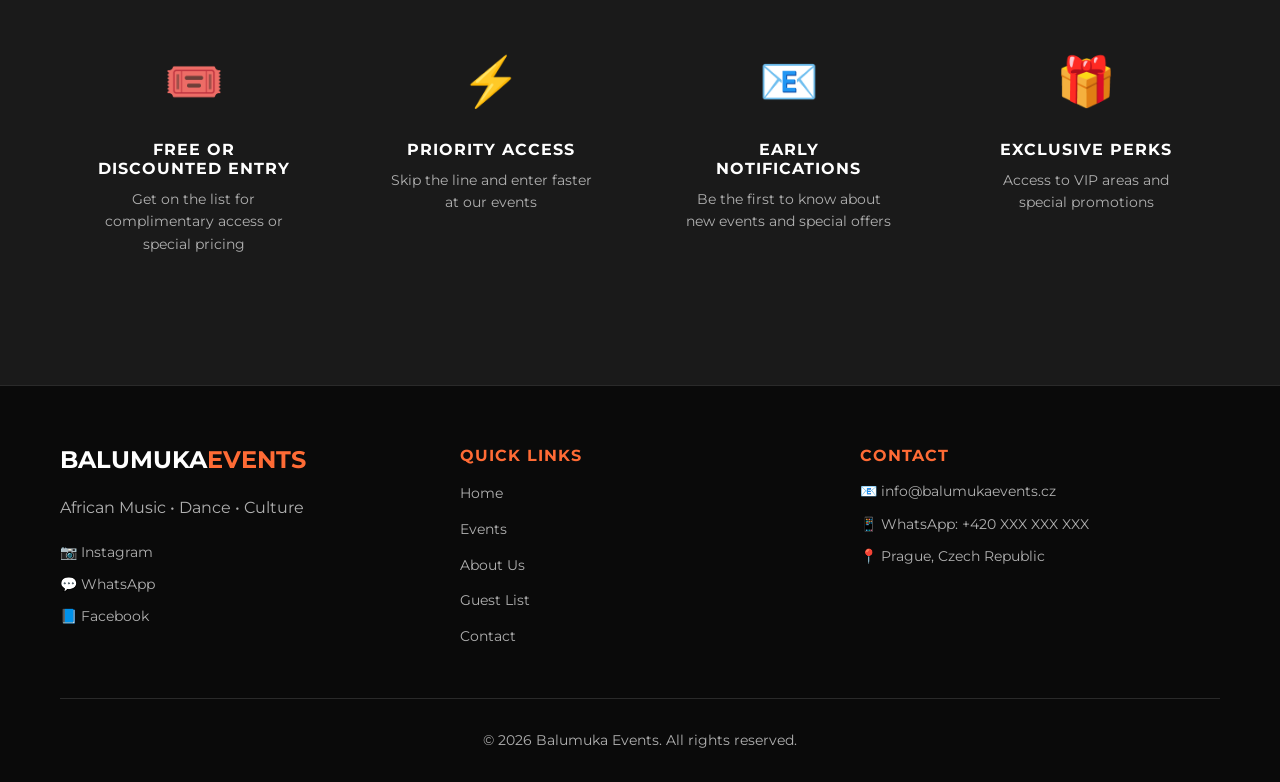
<file: mockup/guestlist.html>
<!DOCTYPE html>
<html lang="en">
<head>
    <meta charset="UTF-8">
    <meta name="viewport" content="width=device-width, initial-scale=1.0">
    <title>Guest List & Tickets - BALUMUKA EVENTS</title>
    <link rel="stylesheet" href="styles.css">
    <link rel="preconnect" href="https://fonts.googleapis.com">
    <link rel="preconnect" href="https://fonts.gstatic.com" crossorigin>
    <link href="https://fonts.googleapis.com/css2?family=Montserrat:wght@300;400;600;700;900&family=Playfair+Display:wght@700;900&display=swap" rel="stylesheet">
</head>
<body>
    <!-- Navigation -->
    <nav class="navbar" id="navbar">
        <div class="container nav-container">
            <div class="logo">
                <a href="index.html">BALUMUKA<span class="logo-accent">EVENTS</span></a>
            </div>
            <div class="nav-toggle" id="navToggle">
                <span></span>
                <span></span>
                <span></span>
            </div>
            <ul class="nav-menu" id="navMenu">
                <li><a href="index.html">HOME</a></li>
                <li><a href="events.html">EVENTS</a></li>
                <li><a href="about.html">ABOUT US</a></li>
                <li><a href="guestlist.html" class="btn-highlight active">GUEST LIST / TICKETS</a></li>
                <li><a href="contact.html">CONTACT</a></li>
            </ul>
        </div>
    </nav>

    <!-- Page Header -->
    <section class="page-header">
        <div class="page-header-overlay"></div>
        <div class="container">
            <h1 class="page-title">GET ACCESS</h1>
            <p class="page-subtitle">Join the guest list or purchase tickets to our events</p>
        </div>
    </section>

    <!-- Guest List Form Section -->
    <section class="guestlist-section">
        <div class="container">
            <div class="guestlist-grid">
                <!-- Guest List Form -->
                <div class="form-container">
                    <div class="form-header">
                        <h2>JOIN GUEST LIST</h2>
                        <p>Get on the list for free entry or discounted tickets</p>
                    </div>
                    
                    <form class="guestlist-form" id="guestlistForm">
                        <div class="form-group">
                            <label for="fullname">Full Name *</label>
                            <input type="text" id="fullname" name="fullname" required>
                        </div>
                        
                        <div class="form-group">
                            <label for="email">Email *</label>
                            <input type="email" id="email" name="email" required>
                        </div>
                        
                        <div class="form-group">
                            <label for="phone">Phone / WhatsApp *</label>
                            <input type="tel" id="phone" name="phone" required>
                        </div>
                        
                        <div class="form-group">
                            <label for="event">Select Event *</label>
                            <select id="event" name="event" required>
                                <option value="">Choose an event...</option>
                                <option value="afro-meetup">Afro Meet-Up - 7 August 2026</option>
                                <option value="afrorave">AfroRave - 15 August 2026</option>
                                <option value="kizomba-basics">Kizomba Basics Workshop - 22 August 2026</option>
                                <option value="summer-night">Afro Summer Night - 29 August 2026</option>
                                <option value="rooftop">Rooftop Afro Vibes - 5 September 2026</option>
                                <option value="kizomba-festival">Prague Kizomba Festival - 5-9 November 2026</option>
                            </select>
                        </div>
                        
                        <div class="form-group">
                            <label for="guests">Number of Guests</label>
                            <select id="guests" name="guests">
                                <option value="1">1 Person</option>
                                <option value="2">2 People</option>
                                <option value="3">3 People</option>
                                <option value="4+">4+ People (Group Booking)</option>
                            </select>
                        </div>

                        <div class="group-notice" id="groupNotice" style="display: none;">
                            <p>For groups of 4 or more, please DM us on Instagram or contact us directly on <a href="https://wa.me/420XXXXXXXXX" target="_blank" rel="noopener">WhatsApp</a> / our <a href="contact.html">Contact page</a> so we can arrange your booking.</p>
                        </div>
                        
                        <div class="form-group checkbox-group">
                            <label class="checkbox-label">
                                <input type="checkbox" name="newsletter" value="1" checked>
                                <span>Subscribe to newsletter for event updates</span>
                            </label>
                        </div>

                        <div class="form-error" id="formError" style="display: none;"></div>
                        
                        <button type="submit" class="btn btn-primary btn-full">SUBMIT</button>
                    </form>
                    
                    <div class="form-success" id="formSuccess" style="display: none;">
                        <div class="success-icon">✓</div>
                        <h3>YOU'RE ON THE LIST!</h3>
                        <p>Check your email for confirmation and event details.</p>
                    </div>
                </div>
                
                <!-- Upcoming Events Sidebar -->
                <div class="events-sidebar">
                    <h3>UPCOMING EVENTS</h3>
                    
                    <div class="sidebar-event">
                        <div class="sidebar-date">
                            <span class="date-day">07</span>
                            <span class="date-month">AUG</span>
                        </div>
                        <div class="sidebar-info">
                            <h4>AFRO MEET-UP</h4>
                            <p>📍 Prague City Center</p>
                            <p>🎶 AfroHouse • AfroTech</p>
                        </div>
                    </div>
                    
                    <div class="sidebar-event">
                        <div class="sidebar-date">
                            <span class="date-day">15</span>
                            <span class="date-month">AUG</span>
                        </div>
                        <div class="sidebar-info">
                            <h4>AFRORAVE</h4>
                            <p>📍 Cross Club, Prague</p>
                            <p>🎶 Afrobeats • Amapiano</p>
                        </div>
                    </div>
                    
                    <div class="sidebar-event">
                        <div class="sidebar-date">
                            <span class="date-day">22</span>
                            <span class="date-month">AUG</span>
                        </div>
                        <div class="sidebar-info">
                            <h4>KIZOMBA BASICS</h4>
                            <p>📍 Dance Studio, Prague 2</p>
                            <p>💃 Workshop</p>
                        </div>
                    </div>
                    
                    <div class="sidebar-event featured">
                        <div class="sidebar-date">
                            <span class="date-day">05-09</span>
                            <span class="date-month">NOV</span>
                        </div>
                        <div class="sidebar-info">
                            <h4>PRAGUE KIZOMBA FESTIVAL 2026</h4>
                            <p>📍 Multiple Venues</p>
                            <p>💃 5-Day Festival</p>
                        </div>
                    </div>
                    
                    <a href="events.html" class="btn btn-outline btn-full">VIEW ALL EVENTS</a>
                </div>
            </div>
        </div>
    </section>

    <!-- Benefits Section -->
    <section class="benefits-section">
        <div class="container">
            <h2 class="section-title text-center">GUEST LIST BENEFITS</h2>
            <div class="benefits-grid">
                <div class="benefit-card">
                    <div class="benefit-icon">🎟️</div>
                    <h3>FREE OR DISCOUNTED ENTRY</h3>
                    <p>Get on the list for complimentary access or special pricing</p>
                </div>
                <div class="benefit-card">
                    <div class="benefit-icon">⚡</div>
                    <h3>PRIORITY ACCESS</h3>
                    <p>Skip the line and enter faster at our events</p>
                </div>
                <div class="benefit-card">
                    <div class="benefit-icon">📧</div>
                    <h3>EARLY NOTIFICATIONS</h3>
                    <p>Be the first to know about new events and special offers</p>
                </div>
                <div class="benefit-card">
                    <div class="benefit-icon">🎁</div>
                    <h3>EXCLUSIVE PERKS</h3>
                    <p>Access to VIP areas and special promotions</p>
                </div>
            </div>
        </div>
    </section>

    <!-- Footer -->
    <footer class="footer">
        <div class="container">
            <div class="footer-grid">
                <div class="footer-section">
                    <h3 class="footer-logo">BALUMUKA<span>EVENTS</span></h3>
                    <p>African Music • Dance • Culture</p>
                    <div class="social-links">
                        <a href="#" class="social-link">📷 Instagram</a>
                        <a href="#" class="social-link">💬 WhatsApp</a>
                        <a href="#" class="social-link">📘 Facebook</a>
                    </div>
                </div>
                <div class="footer-section">
                    <h4>QUICK LINKS</h4>
                    <ul class="footer-links">
                        <li><a href="index.html">Home</a></li>
                        <li><a href="events.html">Events</a></li>
                        <li><a href="about.html">About Us</a></li>
                        <li><a href="guestlist.html">Guest List</a></li>
                        <li><a href="contact.html">Contact</a></li>
                    </ul>
                </div>
                <div class="footer-section">
                    <h4>CONTACT</h4>
                    <ul class="footer-contact">
                        <li>📧 info@balumukaevents.cz</li>
                        <li>📱 WhatsApp: +420 XXX XXX XXX</li>
                        <li>📍 Prague, Czech Republic</li>
                    </ul>
                </div>
            </div>
            <div class="footer-bottom">
                <p>&copy; 2026 Balumuka Events. All rights reserved.</p>
            </div>
        </div>
    </footer>

    <script src="script.js"></script>
</body>
</html>
</file>
<file: mockup/styles.css>
/* ===================================
   BALUMUKA EVENTS - MOCKUP STYLES
   Modern African Events Branding
   =================================== */

/* === ROOT VARIABLES === */
:root {
    --primary-color: #FF6B35;
    --secondary-color: #FFB627;
    --accent-gold: #FFD700;
    --dark-bg: #0A0A0A;
    --dark-secondary: #1A1A1A;
    --dark-tertiary: #2A2A2A;
    --light-text: #FFFFFF;
    --gray-text: #B0B0B0;
    --transition: all 0.3s ease;
}

/* === RESET & BASE === */
* {
    margin: 0;
    padding: 0;
    box-sizing: border-box;
}

body {
    font-family: 'Montserrat', sans-serif;
    background-color: var(--dark-bg);
    color: var(--light-text);
    line-height: 1.6;
    overflow-x: hidden;
}

h1, h2, h3, h4, h5, h6 {
    font-weight: 700;
    line-height: 1.2;
}

a {
    text-decoration: none;
    color: inherit;
    transition: var(--transition);
}

img {
    max-width: 100%;
    display: block;
}

/* === CONTAINER === */
.container {
    max-width: 1200px;
    margin: 0 auto;
    padding: 0 20px;
}

/* === NAVIGATION === */
.navbar {
    position: fixed;
    top: 0;
    left: 0;
    right: 0;
    background: rgba(10, 10, 10, 0.95);
    backdrop-filter: blur(10px);
    z-index: 1000;
    padding: 20px 0;
    transition: var(--transition);
}

.navbar.scrolled {
    padding: 15px 0;
    box-shadow: 0 2px 20px rgba(255, 107, 53, 0.1);
}

.nav-container {
    display: flex;
    justify-content: space-between;
    align-items: center;
}

.logo a {
    font-size: 24px;
    font-weight: 900;
    letter-spacing: 2px;
}

.logo-accent {
    color: var(--primary-color);
    margin-left: 2px;
}

.nav-menu {
    display: flex;
    list-style: none;
    gap: 35px;
    align-items: center;
}

.nav-menu a {
    font-size: 13px;
    font-weight: 600;
    letter-spacing: 1px;
    text-transform: uppercase;
    position: relative;
}

.nav-menu a:hover,
.nav-menu a.active {
    color: var(--primary-color);
}

.nav-menu a::after {
    content: '';
    position: absolute;
    bottom: -5px;
    left: 0;
    width: 0;
    height: 2px;
    background: var(--primary-color);
    transition: width 0.3s ease;
}

.nav-menu a:hover::after,
.nav-menu a.active::after {
    width: 100%;
}

.btn-highlight {
    background: linear-gradient(135deg, var(--primary-color), var(--secondary-color));
    padding: 10px 20px !important;
    border-radius: 25px;
}

.btn-highlight::after {
    display: none;
}

.btn-highlight:hover {
    transform: translateY(-2px);
    box-shadow: 0 5px 20px rgba(255, 107, 53, 0.4);
}

/* Mobile Menu Toggle */
.nav-toggle {
    display: none;
    flex-direction: column;
    cursor: pointer;
    gap: 5px;
}

.nav-toggle span {
    width: 25px;
    height: 3px;
    background: var(--light-text);
    transition: var(--transition);
}

/* === HERO SECTION === */
.hero {
    height: 100vh;
    position: relative;
    display: flex;
    align-items: center;
    justify-content: center;
    background: linear-gradient(135deg, #0A0A0A 0%, #1A1A1A 50%, #0A0A0A 100%);
    overflow: hidden;
}

.hero::before {
    content: '';
    position: absolute;
    top: 0;
    left: 0;
    right: 0;
    bottom: 0;
    background: 
        radial-gradient(circle at 20% 50%, rgba(255, 107, 53, 0.15) 0%, transparent 50%),
        radial-gradient(circle at 80% 50%, rgba(255, 182, 39, 0.15) 0%, transparent 50%);
    animation: pulse 8s ease-in-out infinite;
}

@keyframes pulse {
    0%, 100% { opacity: 1; }
    50% { opacity: 0.6; }
}

.hero-overlay {
    position: absolute;
    top: 0;
    left: 0;
    right: 0;
    bottom: 0;
    background: url('data:image/svg+xml,<svg xmlns="http://www.w3.org/2000/svg" viewBox="0 0 100 100"><circle cx="50" cy="50" r="1" fill="rgba(255,255,255,0.1)"/></svg>');
    background-size: 50px 50px;
    opacity: 0.3;
}

.hero-content {
    position: relative;
    z-index: 2;
    text-align: center;
    max-width: 900px;
    padding: 0 20px;
}

.hero-title {
    font-size: clamp(36px, 8vw, 72px);
    font-weight: 900;
    margin-bottom: 20px;
    line-height: 1.1;
    background: linear-gradient(135deg, #FFFFFF, var(--primary-color), var(--secondary-color));
    -webkit-background-clip: text;
    -webkit-text-fill-color: transparent;
    background-clip: text;
    animation: fadeInUp 1s ease;
}

.hero-subtitle {
    font-size: clamp(16px, 3vw, 22px);
    color: var(--gray-text);
    margin-bottom: 40px;
    font-weight: 300;
    animation: fadeInUp 1s ease 0.2s both;
}

.hero-buttons {
    display: flex;
    gap: 20px;
    justify-content: center;
    flex-wrap: wrap;
    animation: fadeInUp 1s ease 0.4s both;
}

.scroll-indicator {
    position: absolute;
    bottom: 40px;
    left: 50%;
    transform: translateX(-50%);
    text-align: center;
    animation: bounce 2s infinite;
}

.scroll-indicator span {
    font-size: 12px;
    letter-spacing: 2px;
    color: var(--gray-text);
}

.scroll-line {
    width: 2px;
    height: 30px;
    background: linear-gradient(to bottom, var(--primary-color), transparent);
    margin: 10px auto 0;
}

@keyframes fadeInUp {
    from {
        opacity: 0;
        transform: translateY(30px);
    }
    to {
        opacity: 1;
        transform: translateY(0);
    }
}

@keyframes bounce {
    0%, 100% { transform: translateX(-50%) translateY(0); }
    50% { transform: translateX(-50%) translateY(-10px); }
}

/* === BUTTONS === */
.btn {
    display: inline-block;
    padding: 15px 40px;
    font-weight: 600;
    letter-spacing: 1px;
    text-transform: uppercase;
    font-size: 13px;
    border-radius: 30px;
    cursor: pointer;
    transition: var(--transition);
    border: none;
}

.btn-primary {
    background: linear-gradient(135deg, var(--primary-color), var(--secondary-color));
    color: var(--light-text);
}

.btn-primary:hover {
    transform: translateY(-3px);
    box-shadow: 0 10px 30px rgba(255, 107, 53, 0.4);
}

.btn-secondary {
    background: transparent;
    border: 2px solid var(--primary-color);
    color: var(--light-text);
}

.btn-secondary:hover {
    background: var(--primary-color);
    transform: translateY(-3px);
}

.btn-outline {
    background: transparent;
    border: 2px solid var(--light-text);
    color: var(--light-text);
}

.btn-outline:hover {
    background: var(--light-text);
    color: var(--dark-bg);
}

.btn-small {
    padding: 10px 25px;
    font-size: 12px;
}

.btn-full {
    width: 100%;
}

/* === SECTIONS === */
section {
    padding: 100px 0;
}

.section-header {
    text-align: center;
    margin-bottom: 60px;
}

.section-title {
    font-size: clamp(32px, 5vw, 48px);
    font-weight: 900;
    margin-bottom: 15px;
    letter-spacing: 2px;
}

.section-subtitle {
    font-size: 18px;
    color: var(--gray-text);
    font-weight: 300;
}

.text-center {
    text-align: center;
}

.section-footer {
    text-align: center;
    margin-top: 50px;
}

/* === UPCOMING EVENTS SECTION === */
.upcoming-events {
    background: var(--dark-secondary);
    position: relative;
}

.events-grid {
    display: grid;
    grid-template-columns: repeat(auto-fit, minmax(320px, 1fr));
    gap: 30px;
}

.event-card {
    background: var(--dark-tertiary);
    border-radius: 15px;
    overflow: hidden;
    transition: var(--transition);
    cursor: pointer;
}

.event-card:hover {
    transform: translateY(-10px);
    box-shadow: 0 15px 40px rgba(255, 107, 53, 0.2);
}

.event-image {
    position: relative;
    height: 250px;
    overflow: hidden;
}

.event-image-placeholder {
    width: 100%;
    height: 100%;
    background: linear-gradient(135deg, var(--dark-tertiary), var(--dark-secondary));
    position: relative;
}

/* Event Image Placeholders with African Patterns */
.afro-meetup {
    background: linear-gradient(135deg, #FF6B35, #1A1A1A),
                repeating-linear-gradient(45deg, transparent, transparent 10px, rgba(255, 107, 53, 0.1) 10px, rgba(255, 107, 53, 0.1) 20px);
    background-blend-mode: overlay;
}

.afrorave {
    background: linear-gradient(135deg, #FFB627, #0A0A0A),
                radial-gradient(circle at 50% 50%, rgba(255, 182, 39, 0.2) 0%, transparent 50%);
    background-blend-mode: overlay;
}

.kizomba {
    background: linear-gradient(135deg, #FF6B35, #FFB627, #0A0A0A);
}

.workshop {
    background: linear-gradient(135deg, #2A2A2A, var(--primary-color));
}

.party {
    background: linear-gradient(135deg, var(--secondary-color), #1A1A1A);
}

.rooftop {
    background: linear-gradient(to bottom, var(--primary-color), var(--dark-bg));
}

.event-tag {
    position: absolute;
    top: 15px;
    left: 15px;
    background: var(--primary-color);
    color: var(--light-text);
    padding: 5px 15px;
    border-radius: 20px;
    font-size: 11px;
    font-weight: 700;
    letter-spacing: 1px;
    text-transform: uppercase;
}

.event-tag.hot {
    background: var(--secondary-color);
    animation: pulse-tag 2s infinite;
}

.event-tag.festival {
    background: linear-gradient(135deg, var(--primary-color), var(--secondary-color));
}

@keyframes pulse-tag {
    0%, 100% { transform: scale(1); }
    50% { transform: scale(1.05); }
}

.event-content {
    display: flex;
    gap: 20px;
    padding: 25px;
}

.event-date {
    display: flex;
    flex-direction: column;
    align-items: center;
    justify-content: center;
    background: var(--dark-secondary);
    padding: 15px;
    border-radius: 10px;
    min-width: 70px;
}

.date-day {
    font-size: 28px;
    font-weight: 900;
    color: var(--primary-color);
    line-height: 1;
}

.date-month {
    font-size: 14px;
    font-weight: 600;
    color: var(--gray-text);
    text-transform: uppercase;
}

.event-details {
    flex: 1;
}

.event-title {
    font-size: 20px;
    font-weight: 700;
    margin-bottom: 10px;
    letter-spacing: 1px;
}

.event-info {
    display: flex;
    flex-direction: column;
    gap: 5px;
    margin-bottom: 10px;
    font-size: 13px;
    color: var(--gray-text);
}

.event-price {
    color: var(--primary-color);
    font-weight: 600;
}

.event-description {
    font-size: 14px;
    color: var(--gray-text);
    margin-bottom: 15px;
    line-height: 1.5;
}

.featured-large {
    grid-column: span 2;
}

@media (max-width: 768px) {
    .featured-large {
        grid-column: span 1;
    }
}

/* === ABOUT PREVIEW === */
.about-preview {
    background: var(--dark-bg);
}

.about-grid {
    display: grid;
    grid-template-columns: 1fr 1fr;
    gap: 60px;
    align-items: center;
}

.about-image-placeholder {
    width: 100%;
    height: 500px;
    background: linear-gradient(135deg, var(--primary-color), var(--secondary-color));
    border-radius: 15px;
}

.about-content {
    padding: 20px;
}

.about-text {
    font-size: 16px;
    color: var(--gray-text);
    margin-bottom: 20px;
    line-height: 1.8;
}

.about-features {
    display: grid;
    grid-template-columns: repeat(2, 1fr);
    gap: 20px;
    margin: 30px 0;
}

.feature-item {
    display: flex;
    align-items: center;
    gap: 10px;
    font-weight: 600;
}

.feature-icon {
    font-size: 24px;
}

.about-highlight {
    background: var(--dark-tertiary);
    padding: 30px;
    border-radius: 10px;
    text-align: center;
    margin: 30px 0;
}

.about-highlight h3 {
    font-size: 48px;
    color: var(--primary-color);
    margin-bottom: 5px;
}

.about-highlight p {
    color: var(--gray-text);
    letter-spacing: 2px;
    font-size: 14px;
}

@media (max-width: 768px) {
    .about-grid {
        grid-template-columns: 1fr;
        gap: 40px;
    }
}

/* === NEWSLETTER === */
.newsletter {
    background: linear-gradient(135deg, var(--primary-color), var(--secondary-color));
    padding: 80px 0;
}

.newsletter-content {
    text-align: center;
    max-width: 600px;
    margin: 0 auto;
}

.newsletter-content h2 {
    font-size: 36px;
    margin-bottom: 10px;
}

.newsletter-content p {
    font-size: 18px;
    margin-bottom: 30px;
    opacity: 0.9;
}

.newsletter-form {
    display: flex;
    gap: 10px;
    max-width: 500px;
    margin: 0 auto;
}

.newsletter-form input {
    flex: 1;
    padding: 15px 20px;
    border: none;
    border-radius: 30px;
    font-size: 14px;
    outline: none;
}

.newsletter-form button {
    white-space: nowrap;
}

@media (max-width: 600px) {
    .newsletter-form {
        flex-direction: column;
    }
}

/* === PAGE HEADER === */
.page-header {
    height: 40vh;
    min-height: 300px;
    display: flex;
    align-items: center;
    justify-content: center;
    position: relative;
    background: linear-gradient(135deg, var(--dark-bg), var(--dark-secondary));
    margin-top: 80px;
}

.page-header-overlay {
    position: absolute;
    top: 0;
    left: 0;
    right: 0;
    bottom: 0;
    background: radial-gradient(circle at 50% 50%, rgba(255, 107, 53, 0.2) 0%, transparent 70%);
}

.page-header .container {
    position: relative;
    z-index: 2;
    text-align: center;
}

.page-title {
    font-size: clamp(36px, 6vw, 56px);
    font-weight: 900;
    margin-bottom: 15px;
}

.page-subtitle {
    font-size: 18px;
    color: var(--gray-text);
}

/* === EVENTS FILTER === */
.events-filter {
    background: var(--dark-secondary);
    padding: 30px 0;
}

.filter-buttons {
    display: flex;
    justify-content: center;
    gap: 15px;
    flex-wrap: wrap;
}

.filter-btn {
    padding: 10px 25px;
    background: var(--dark-tertiary);
    border: 2px solid transparent;
    color: var(--light-text);
    border-radius: 25px;
    cursor: pointer;
    font-weight: 600;
    font-size: 12px;
    letter-spacing: 1px;
    transition: var(--transition);
}

.filter-btn:hover,
.filter-btn.active {
    background: var(--primary-color);
    border-color: var(--primary-color);
}

/* === EVENTS LISTING === */
.events-listing {
    background: var(--dark-bg);
}

/* === STORY SECTION === */
.story-section {
    background: var(--dark-bg);
}

.story-grid {
    display: grid;
    grid-template-columns: 1.2fr 1fr;
    gap: 60px;
    align-items: center;
}

.story-content {
    padding: 20px;
}

.story-text {
    font-size: 16px;
    color: var(--gray-text);
    margin-bottom: 20px;
    line-height: 1.8;
}

.story-text strong {
    color: var(--light-text);
    font-weight: 700;
}

.story-image-placeholder {
    width: 100%;
    height: 400px;
    background: linear-gradient(135deg, var(--dark-tertiary), var(--primary-color));
    border-radius: 15px;
}

@media (max-width: 768px) {
    .story-grid {
        grid-template-columns: 1fr;
        gap: 40px;
    }
}

/* === WHAT WE DO === */
.what-we-do {
    background: var(--dark-secondary);
}

.services-grid {
    display: grid;
    grid-template-columns: repeat(auto-fit, minmax(280px, 1fr));
    gap: 30px;
    margin-top: 50px;
}

.service-card {
    background: var(--dark-tertiary);
    padding: 40px 30px;
    border-radius: 15px;
    text-align: center;
    transition: var(--transition);
}

.service-card:hover {
    transform: translateY(-10px);
    background: var(--dark-bg);
    box-shadow: 0 15px 40px rgba(255, 107, 53, 0.2);
}

.service-icon {
    font-size: 48px;
    margin-bottom: 20px;
}

.service-card h3 {
    font-size: 20px;
    margin-bottom: 15px;
    color: var(--primary-color);
    letter-spacing: 1px;
}

.service-card p {
    color: var(--gray-text);
    line-height: 1.6;
}

/* === STATS SECTION === */
.stats-section {
    background: linear-gradient(135deg, var(--primary-color), var(--secondary-color));
    padding: 80px 0;
}

.stats-grid {
    display: grid;
    grid-template-columns: repeat(auto-fit, minmax(200px, 1fr));
    gap: 40px;
}

.stat-item {
    text-align: center;
}

.stat-number {
    font-size: 56px;
    font-weight: 900;
    margin-bottom: 10px;
}

.stat-label {
    font-size: 14px;
    letter-spacing: 2px;
    opacity: 0.9;
}

/* === GALLERY SECTION === */
.gallery-section {
    background: var(--dark-bg);
}

.gallery-grid {
    display: grid;
    grid-template-columns: repeat(auto-fit, minmax(300px, 1fr));
    gap: 20px;
    margin-top: 50px;
}

.gallery-item {
    border-radius: 15px;
    overflow: hidden;
    cursor: pointer;
    transition: var(--transition);
}

.gallery-item:hover {
    transform: scale(1.05);
}

.gallery-image-placeholder {
    width: 100%;
    height: 300px;
    background: var(--dark-tertiary);
}

.gallery-1 { background: linear-gradient(135deg, #FF6B35, #1A1A1A); }
.gallery-2 { background: linear-gradient(135deg, #FFB627, #2A2A2A); }
.gallery-3 { background: linear-gradient(135deg, #FF6B35, #FFB627); }
.gallery-4 { background: linear-gradient(135deg, #2A2A2A, #FF6B35); }
.gallery-5 { background: linear-gradient(135deg, #FFB627, #1A1A1A); }
.gallery-6 { background: linear-gradient(135deg, #FF6B35, #0A0A0A); }

/* === GUESTLIST SECTION === */
.guestlist-section {
    background: var(--dark-bg);
}

.guestlist-grid {
    display: grid;
    grid-template-columns: 1.5fr 1fr;
    gap: 50px;
}

.form-container {
    background: var(--dark-secondary);
    padding: 40px;
    border-radius: 15px;
}

.form-header {
    margin-bottom: 30px;
}

.form-header h2 {
    font-size: 32px;
    margin-bottom: 10px;
}

.form-header p {
    color: var(--gray-text);
}

.form-group {
    margin-bottom: 20px;
}

.form-group label {
    display: block;
    margin-bottom: 8px;
    font-weight: 600;
    font-size: 14px;
    color: var(--gray-text);
}

.form-group input,
.form-group select,
.form-group textarea {
    width: 100%;
    padding: 12px 15px;
    background: var(--dark-tertiary);
    border: 2px solid transparent;
    border-radius: 8px;
    color: var(--light-text);
    font-size: 14px;
    transition: var(--transition);
    font-family: 'Montserrat', sans-serif;
}

.form-group input:focus,
.form-group select:focus,
.form-group textarea:focus {
    outline: none;
    border-color: var(--primary-color);
}

.group-notice {
    margin-bottom: 20px;
    padding: 15px;
    background: var(--dark-tertiary);
    border-left: 3px solid var(--primary-color);
    border-radius: 8px;
}

.form-error {
    margin-bottom: 20px;
    padding: 15px;
    background: rgba(255, 70, 70, 0.1);
    border-left: 3px solid #ff4646;
    border-radius: 8px;
    color: #ff8080;
    font-size: 14px;
}

.group-notice p {
    font-size: 14px;
    color: var(--gray-text);
    margin: 0;
}

.group-notice a {
    color: var(--primary-color);
    font-weight: 600;
}

.checkbox-group {
    display: flex;
    align-items: center;
}

.checkbox-label {
    display: flex;
    align-items: center;
    gap: 10px;
    cursor: pointer;
}

.checkbox-label input[type="checkbox"] {
    width: auto;
    cursor: pointer;
}

.form-success {
    text-align: center;
    padding: 60px 20px;
}

.success-icon {
    width: 80px;
    height: 80px;
    margin: 0 auto 20px;
    background: var(--primary-color);
    border-radius: 50%;
    display: flex;
    align-items: center;
    justify-content: center;
    font-size: 48px;
    color: var(--light-text);
}

.form-success h3 {
    font-size: 28px;
    margin-bottom: 10px;
}

.form-success p {
    color: var(--gray-text);
}

/* === EVENTS SIDEBAR === */
.events-sidebar {
    background: var(--dark-secondary);
    padding: 30px;
    border-radius: 15px;
    height: fit-content;
}

.events-sidebar h3 {
    font-size: 20px;
    margin-bottom: 25px;
    letter-spacing: 1px;
}

.sidebar-event {
    display: flex;
    gap: 15px;
    padding: 20px;
    background: var(--dark-tertiary);
    border-radius: 10px;
    margin-bottom: 15px;
    transition: var(--transition);
}

.sidebar-event:hover {
    background: var(--dark-bg);
    transform: translateX(5px);
}

.sidebar-event.featured {
    border: 2px solid var(--primary-color);
}

.sidebar-date {
    display: flex;
    flex-direction: column;
    align-items: center;
    justify-content: center;
    background: var(--dark-bg);
    padding: 10px;
    border-radius: 8px;
    min-width: 60px;
}

.sidebar-date .date-day {
    font-size: 20px;
}

.sidebar-info h4 {
    font-size: 14px;
    margin-bottom: 8px;
}

.sidebar-info p {
    font-size: 12px;
    color: var(--gray-text);
    margin-bottom: 3px;
}

/* === BENEFITS SECTION === */
.benefits-section {
    background: var(--dark-secondary);
}

.benefits-grid {
    display: grid;
    grid-template-columns: repeat(auto-fit, minmax(250px, 1fr));
    gap: 30px;
    margin-top: 50px;
}

.benefit-card {
    text-align: center;
    padding: 30px;
}

.benefit-icon {
    font-size: 48px;
    margin-bottom: 20px;
}

.benefit-card h3 {
    font-size: 16px;
    margin-bottom: 10px;
    letter-spacing: 1px;
}

.benefit-card p {
    color: var(--gray-text);
    font-size: 14px;
}

/* === CONTACT SECTION === */
.contact-section {
    background: var(--dark-bg);
}

.contact-grid {
    display: grid;
    grid-template-columns: 1.5fr 1fr;
    gap: 50px;
}

.contact-form-container {
    background: var(--dark-secondary);
    padding: 40px;
    border-radius: 15px;
}

.contact-intro {
    color: var(--gray-text);
    margin-bottom: 30px;
}

.contact-info-container {
    background: var(--dark-secondary);
    padding: 40px;
    border-radius: 15px;
}

.contact-info-card {
    margin-bottom: 30px;
    padding: 25px;
    background: var(--dark-tertiary);
    border-radius: 10px;
}

.contact-info-icon {
    font-size: 32px;
    margin-bottom: 10px;
}

.contact-info-card h3 {
    font-size: 18px;
    margin-bottom: 10px;
}

.contact-info-card p {
    color: var(--gray-text);
    font-size: 14px;
}

.contact-info-card a {
    color: var(--primary-color);
}

.contact-info-card a:hover {
    text-decoration: underline;
}

.contact-note {
    font-size: 12px !important;
    margin-top: 5px;
}

.social-links-vertical {
    display: flex;
    flex-direction: column;
    gap: 10px;
}

.social-link-item {
    color: var(--gray-text);
    font-size: 14px;
    transition: var(--transition);
}

.social-link-item:hover {
    color: var(--primary-color);
}

.contact-hours {
    margin-top: 30px;
    padding: 25px;
    background: var(--dark-tertiary);
    border-radius: 10px;
}

.contact-hours h3 {
    font-size: 16px;
    margin-bottom: 10px;
    color: var(--primary-color);
}

.contact-hours p {
    color: var(--gray-text);
    font-size: 14px;
    margin-bottom: 10px;
}

.contact-hours ul {
    list-style: none;
    padding-left: 0;
}

.contact-hours li {
    color: var(--gray-text);
    font-size: 14px;
    padding: 5px 0;
}

/* === PARTNERSHIP SECTION === */
.partnership-section {
    background: var(--dark-secondary);
}

.partnership-grid {
    display: grid;
    grid-template-columns: repeat(auto-fit, minmax(250px, 1fr));
    gap: 30px;
    margin-top: 50px;
}

.partnership-card {
    text-align: center;
    padding: 40px 30px;
    background: var(--dark-tertiary);
    border-radius: 15px;
    transition: var(--transition);
}

.partnership-card:hover {
    transform: translateY(-10px);
    box-shadow: 0 15px 40px rgba(255, 107, 53, 0.2);
}

.partnership-icon {
    font-size: 48px;
    margin-bottom: 20px;
}

.partnership-card h3 {
    font-size: 18px;
    margin-bottom: 15px;
    color: var(--primary-color);
}

.partnership-card p {
    color: var(--gray-text);
    font-size: 14px;
    line-height: 1.6;
}

/* === CTA SECTION === */
.cta-section {
    background: linear-gradient(135deg, var(--primary-color), var(--secondary-color));
    padding: 80px 0;
}

.cta-content {
    text-align: center;
}

.cta-content h2 {
    font-size: 42px;
    margin-bottom: 15px;
    font-weight: 900;
}

.cta-content p {
    font-size: 18px;
    margin-bottom: 30px;
    opacity: 0.9;
}

.cta-content .btn {
    background: var(--dark-bg);
    color: var(--light-text);
}

.cta-content .btn:hover {
    background: var(--light-text);
    color: var(--dark-bg);
}

/* === FOOTER === */
.footer {
    background: var(--dark-bg);
    padding: 60px 0 30px;
    border-top: 1px solid var(--dark-tertiary);
}

.footer-grid {
    display: grid;
    grid-template-columns: repeat(auto-fit, minmax(250px, 1fr));
    gap: 40px;
    margin-bottom: 40px;
}

.footer-section h3 {
    font-size: 24px;
    margin-bottom: 20px;
}

.footer-logo span {
    color: var(--primary-color);
}

.footer-section p {
    color: var(--gray-text);
    margin-bottom: 20px;
}

.footer-section h4 {
    font-size: 16px;
    margin-bottom: 15px;
    color: var(--primary-color);
    letter-spacing: 1px;
}

.social-links {
    display: flex;
    flex-direction: column;
    gap: 10px;
}

.social-link {
    color: var(--gray-text);
    transition: var(--transition);
    font-size: 14px;
}

.social-link:hover {
    color: var(--primary-color);
}

.footer-links {
    list-style: none;
}

.footer-links li {
    margin-bottom: 10px;
}

.footer-links a {
    color: var(--gray-text);
    font-size: 14px;
    transition: var(--transition);
}

.footer-links a:hover {
    color: var(--primary-color);
    padding-left: 5px;
}

.footer-contact {
    list-style: none;
}

.footer-contact li {
    color: var(--gray-text);
    font-size: 14px;
    margin-bottom: 10px;
}

.footer-bottom {
    text-align: center;
    padding-top: 30px;
    border-top: 1px solid var(--dark-tertiary);
}

.footer-bottom p {
    color: var(--gray-text);
    font-size: 14px;
}

/* === RESPONSIVE === */
@media (max-width: 968px) {
    .nav-menu {
        position: fixed;
        left: -100%;
        top: 80px;
        flex-direction: column;
        background: var(--dark-bg);
        width: 100%;
        text-align: center;
        transition: 0.3s;
        box-shadow: 0 10px 27px rgba(0, 0, 0, 0.8);
        padding: 40px 0;
        gap: 20px;
    }

    .nav-menu.active {
        left: 0;
    }

    .nav-toggle {
        display: flex;
    }

    .guestlist-grid,
    .contact-grid {
        grid-template-columns: 1fr;
    }
}

@media (max-width: 600px) {
    .hero-buttons {
        flex-direction: column;
        width: 100%;
    }

    .hero-buttons .btn {
        width: 100%;
    }

    section {
        padding: 60px 0;
    }

    .about-features {
        grid-template-columns: 1fr;
    }
}

/* === ANIMATIONS === */
[data-aos="fade-up"] {
    animation: fadeInUp 0.8s ease;
}

[data-aos="fade-right"] {
    animation: fadeInRight 0.8s ease;
}

[data-aos="fade-left"] {
    animation: fadeInLeft 0.8s ease;
}

[data-aos="zoom-in"] {
    animation: zoomIn 0.8s ease;
}

@keyframes fadeInRight {
    from {
        opacity: 0;
        transform: translateX(-30px);
    }
    to {
        opacity: 1;
        transform: translateX(0);
    }
}

@keyframes fadeInLeft {
    from {
        opacity: 0;
        transform: translateX(30px);
    }
    to {
        opacity: 1;
        transform: translateX(0);
    }
}

@keyframes zoomIn {
    from {
        opacity: 0;
        transform: scale(0.9);
    }
    to {
        opacity: 1;
        transform: scale(1);
    }
}
</file>
